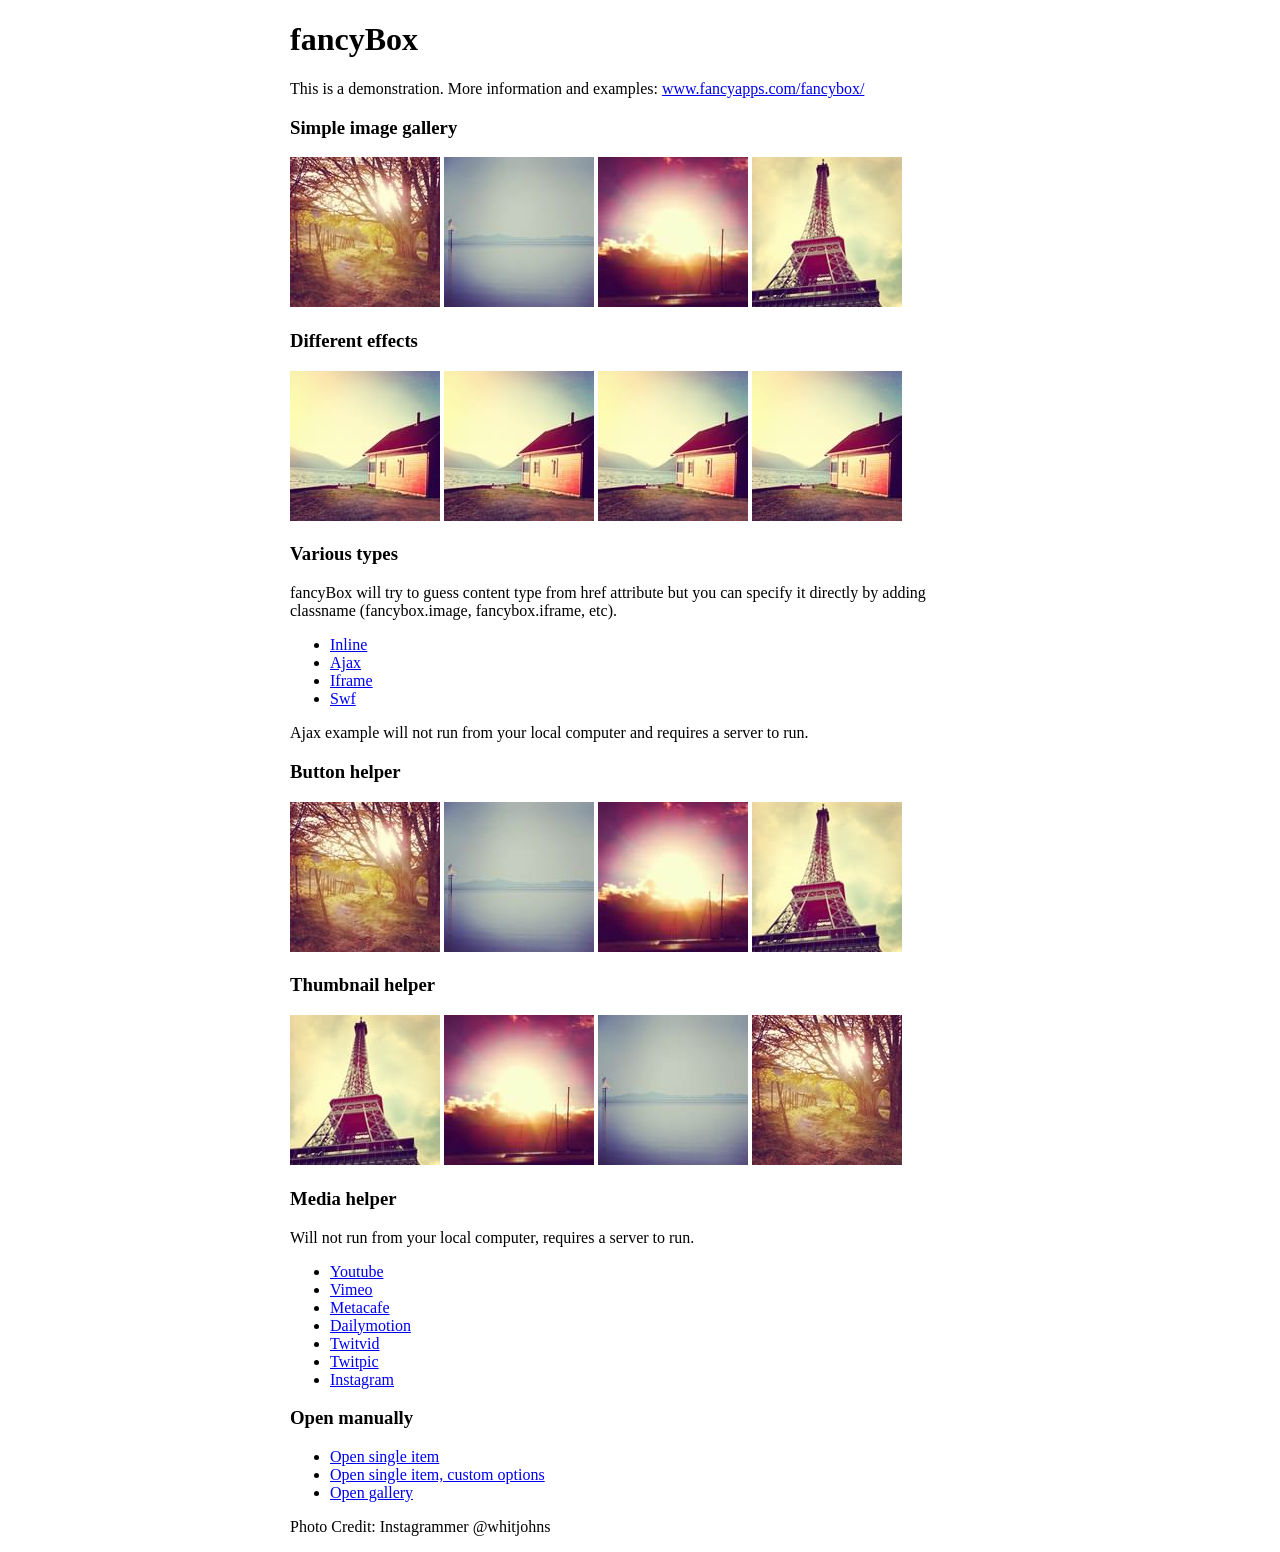
<file: fancybox/demo/index.html>
<!DOCTYPE html>
<html>
<head>
	<title>fancyBox - Fancy jQuery Lightbox Alternative | Demonstration</title>
	<meta http-equiv="Content-Type" content="text/html; charset=UTF-8" />

	<!-- Add jQuery library -->
	<script type="text/javascript" src="../lib/jquery-1.10.1.min.js"></script>

	<!-- Add mousewheel plugin (this is optional) -->
	<script type="text/javascript" src="../lib/jquery.mousewheel-3.0.6.pack.js"></script>

	<!-- Add fancyBox main JS and CSS files -->
	<script type="text/javascript" src="../source/jquery.fancybox.js?v=2.1.5"></script>
	<link rel="stylesheet" type="text/css" href="../source/jquery.fancybox.css?v=2.1.5" media="screen" />

	<!-- Add Button helper (this is optional) -->
	<link rel="stylesheet" type="text/css" href="../source/helpers/jquery.fancybox-buttons.css?v=1.0.5" />
	<script type="text/javascript" src="../source/helpers/jquery.fancybox-buttons.js?v=1.0.5"></script>

	<!-- Add Thumbnail helper (this is optional) -->
	<link rel="stylesheet" type="text/css" href="../source/helpers/jquery.fancybox-thumbs.css?v=1.0.7" />
	<script type="text/javascript" src="../source/helpers/jquery.fancybox-thumbs.js?v=1.0.7"></script>

	<!-- Add Media helper (this is optional) -->
	<script type="text/javascript" src="../source/helpers/jquery.fancybox-media.js?v=1.0.6"></script>

	<script type="text/javascript">
		$(document).ready(function() {
			/*
			 *  Simple image gallery. Uses default settings
			 */

			$('.fancybox').fancybox();

			/*
			 *  Different effects
			 */

			// Change title type, overlay closing speed
			$(".fancybox-effects-a").fancybox({
				helpers: {
					title : {
						type : 'outside'
					},
					overlay : {
						speedOut : 0
					}
				}
			});

			// Disable opening and closing animations, change title type
			$(".fancybox-effects-b").fancybox({
				openEffect  : 'none',
				closeEffect	: 'none',

				helpers : {
					title : {
						type : 'over'
					}
				}
			});

			// Set custom style, close if clicked, change title type and overlay color
			$(".fancybox-effects-c").fancybox({
				wrapCSS    : 'fancybox-custom',
				closeClick : true,

				openEffect : 'none',

				helpers : {
					title : {
						type : 'inside'
					},
					overlay : {
						css : {
							'background' : 'rgba(238,238,238,0.85)'
						}
					}
				}
			});

			// Remove padding, set opening and closing animations, close if clicked and disable overlay
			$(".fancybox-effects-d").fancybox({
				padding: 0,

				openEffect : 'elastic',
				openSpeed  : 150,

				closeEffect : 'elastic',
				closeSpeed  : 150,

				closeClick : true,

				helpers : {
					overlay : null
				}
			});

			/*
			 *  Button helper. Disable animations, hide close button, change title type and content
			 */

			$('.fancybox-buttons').fancybox({
				openEffect  : 'none',
				closeEffect : 'none',

				prevEffect : 'none',
				nextEffect : 'none',

				closeBtn  : false,

				helpers : {
					title : {
						type : 'inside'
					},
					buttons	: {}
				},

				afterLoad : function() {
					this.title = 'Image ' + (this.index + 1) + ' of ' + this.group.length + (this.title ? ' - ' + this.title : '');
				}
			});


			/*
			 *  Thumbnail helper. Disable animations, hide close button, arrows and slide to next gallery item if clicked
			 */

			$('.fancybox-thumbs').fancybox({
				prevEffect : 'none',
				nextEffect : 'none',

				closeBtn  : false,
				arrows    : false,
				nextClick : true,

				helpers : {
					thumbs : {
						width  : 50,
						height : 50
					}
				}
			});

			/*
			 *  Media helper. Group items, disable animations, hide arrows, enable media and button helpers.
			*/
			$('.fancybox-media')
				.attr('rel', 'media-gallery')
				.fancybox({
					openEffect : 'none',
					closeEffect : 'none',
					prevEffect : 'none',
					nextEffect : 'none',

					arrows : false,
					helpers : {
						media : {},
						buttons : {}
					}
				});

			/*
			 *  Open manually
			 */

			$("#fancybox-manual-a").click(function() {
				$.fancybox.open('1_b.jpg');
			});

			$("#fancybox-manual-b").click(function() {
				$.fancybox.open({
					href : 'iframe.html',
					type : 'iframe',
					padding : 5
				});
			});

			$("#fancybox-manual-c").click(function() {
				$.fancybox.open([
					{
						href : '1_b.jpg',
						title : 'My title'
					}, {
						href : '2_b.jpg',
						title : '2nd title'
					}, {
						href : '3_b.jpg'
					}
				], {
					helpers : {
						thumbs : {
							width: 75,
							height: 50
						}
					}
				});
			});


		});
	</script>
	<style type="text/css">
		.fancybox-custom .fancybox-skin {
			box-shadow: 0 0 50px #222;
		}

		body {
			max-width: 700px;
			margin: 0 auto;
		}
	</style>
</head>
<body>
	<h1>fancyBox</h1>

	<p>This is a demonstration. More information and examples: <a href="http://fancyapps.com/fancybox/">www.fancyapps.com/fancybox/</a></p>

	<h3>Simple image gallery</h3>
	<p>
		<a class="fancybox" href="1_b.jpg" data-fancybox-group="gallery" title="Lorem ipsum dolor sit amet"><img src="1_s.jpg" alt="" /></a>

		<a class="fancybox" href="2_b.jpg" data-fancybox-group="gallery" title="Etiam quis mi eu elit temp"><img src="2_s.jpg" alt="" /></a>

		<a class="fancybox" href="3_b.jpg" data-fancybox-group="gallery" title="Cras neque mi, semper leon"><img src="3_s.jpg" alt="" /></a>

		<a class="fancybox" href="4_b.jpg" data-fancybox-group="gallery" title="Sed vel sapien vel sem uno"><img src="4_s.jpg" alt="" /></a>
	</p>

	<h3>Different effects</h3>
	<p>
		<a class="fancybox-effects-a" href="5_b.jpg" title="Lorem ipsum dolor sit amet, consectetur adipiscing elit"><img src="5_s.jpg" alt="" /></a>

		<a class="fancybox-effects-b" href="5_b.jpg" title="Lorem ipsum dolor sit amet, consectetur adipiscing elit"><img src="5_s.jpg" alt="" /></a>

		<a class="fancybox-effects-c" href="5_b.jpg" title="Lorem ipsum dolor sit amet, consectetur adipiscing elit"><img src="5_s.jpg" alt="" /></a>

		<a class="fancybox-effects-d" href="5_b.jpg" title="Lorem ipsum dolor sit amet, consectetur adipiscing elit"><img src="5_s.jpg" alt="" /></a>
	</p>

	<h3>Various types</h3>
	<p>
		fancyBox will try to guess content type from href attribute but you can specify it directly by adding classname (fancybox.image, fancybox.iframe, etc).
	</p>
	<ul>
		<li><a class="fancybox" href="#inline1" title="Lorem ipsum dolor sit amet">Inline</a></li>
		<li><a class="fancybox fancybox.ajax" href="ajax.txt">Ajax</a></li>
		<li><a class="fancybox fancybox.iframe" href="iframe.html">Iframe</a></li>
		<li><a class="fancybox" href="http://www.adobe.com/jp/events/cs3_web_edition_tour/swfs/perform.swf">Swf</a></li>
	</ul>

	<div id="inline1" style="width:400px;display: none;">
		<h3>Etiam quis mi eu elit</h3>
		<p>
			Lorem ipsum dolor sit amet, consectetur adipiscing elit. Etiam quis mi eu elit tempor facilisis id et neque. Nulla sit amet sem sapien. Vestibulum imperdiet porta ante ac ornare. Nulla et lorem eu nibh adipiscing ultricies nec at lacus. Cras laoreet ultricies sem, at blandit mi eleifend aliquam. Nunc enim ipsum, vehicula non pretium varius, cursus ac tortor. Vivamus fringilla congue laoreet. Quisque ultrices sodales orci, quis rhoncus justo auctor in. Phasellus dui eros, bibendum eu feugiat ornare, faucibus eu mi. Nunc aliquet tempus sem, id aliquam diam varius ac. Maecenas nisl nunc, molestie vitae eleifend vel, iaculis sed magna. Aenean tempus lacus vitae orci posuere porttitor eget non felis. Donec lectus elit, aliquam nec eleifend sit amet, vestibulum sed nunc.
		</p>
	</div>

	<p>
		Ajax example will not run from your local computer and requires a server to run.
	</p>

	<h3>Button helper</h3>
	<p>
		<a class="fancybox-buttons" data-fancybox-group="button" href="1_b.jpg"><img src="1_s.jpg" alt="" /></a>

		<a class="fancybox-buttons" data-fancybox-group="button" href="2_b.jpg"><img src="2_s.jpg" alt="" /></a>

		<a class="fancybox-buttons" data-fancybox-group="button" href="3_b.jpg"><img src="3_s.jpg" alt="" /></a>

		<a class="fancybox-buttons" data-fancybox-group="button" href="4_b.jpg"><img src="4_s.jpg" alt="" /></a>
	</p>

	<h3>Thumbnail helper</h3>
	<p>
		<a class="fancybox-thumbs" data-fancybox-group="thumb" href="4_b.jpg"><img src="4_s.jpg" alt="" /></a>

		<a class="fancybox-thumbs" data-fancybox-group="thumb" href="3_b.jpg"><img src="3_s.jpg" alt="" /></a>

		<a class="fancybox-thumbs" data-fancybox-group="thumb" href="2_b.jpg"><img src="2_s.jpg" alt="" /></a>

		<a class="fancybox-thumbs" data-fancybox-group="thumb" href="1_b.jpg"><img src="1_s.jpg" alt="" /></a>
	</p>

	<h3>Media helper</h3>
	<p>
		Will not run from your local computer, requires a server to run.
	</p>

	<ul>
		<li><a class="fancybox-media" href="http://www.youtube.com/watch?v=opj24KnzrWo">Youtube</a></li>
		<li><a class="fancybox-media" href="http://vimeo.com/47480346">Vimeo</a></li>
		<li><a class="fancybox-media" href="http://www.metacafe.com/watch/7635964/">Metacafe</a></li>
		<li><a class="fancybox-media" href="http://www.dailymotion.com/video/xoeylt_electric-guest-this-head-i-hold_music">Dailymotion</a></li>
		<li><a class="fancybox-media" href="http://twitvid.com/QY7MD">Twitvid</a></li>
		<li><a class="fancybox-media" href="http://twitpic.com/7p93st">Twitpic</a></li>
		<li><a class="fancybox-media" href="http://instagr.am/p/IejkuUGxQn">Instagram</a></li>
	</ul>

	<h3>Open manually</h3>
	<ul>
		<li><a id="fancybox-manual-a" href="javascript:;">Open single item</a></li>
		<li><a id="fancybox-manual-b" href="javascript:;">Open single item, custom options</a></li>
		<li><a id="fancybox-manual-c" href="javascript:;">Open gallery</a></li>
	</ul>

	<p>
		Photo Credit: Instagrammer @whitjohns
	</p>
</body>
</html>
</file>
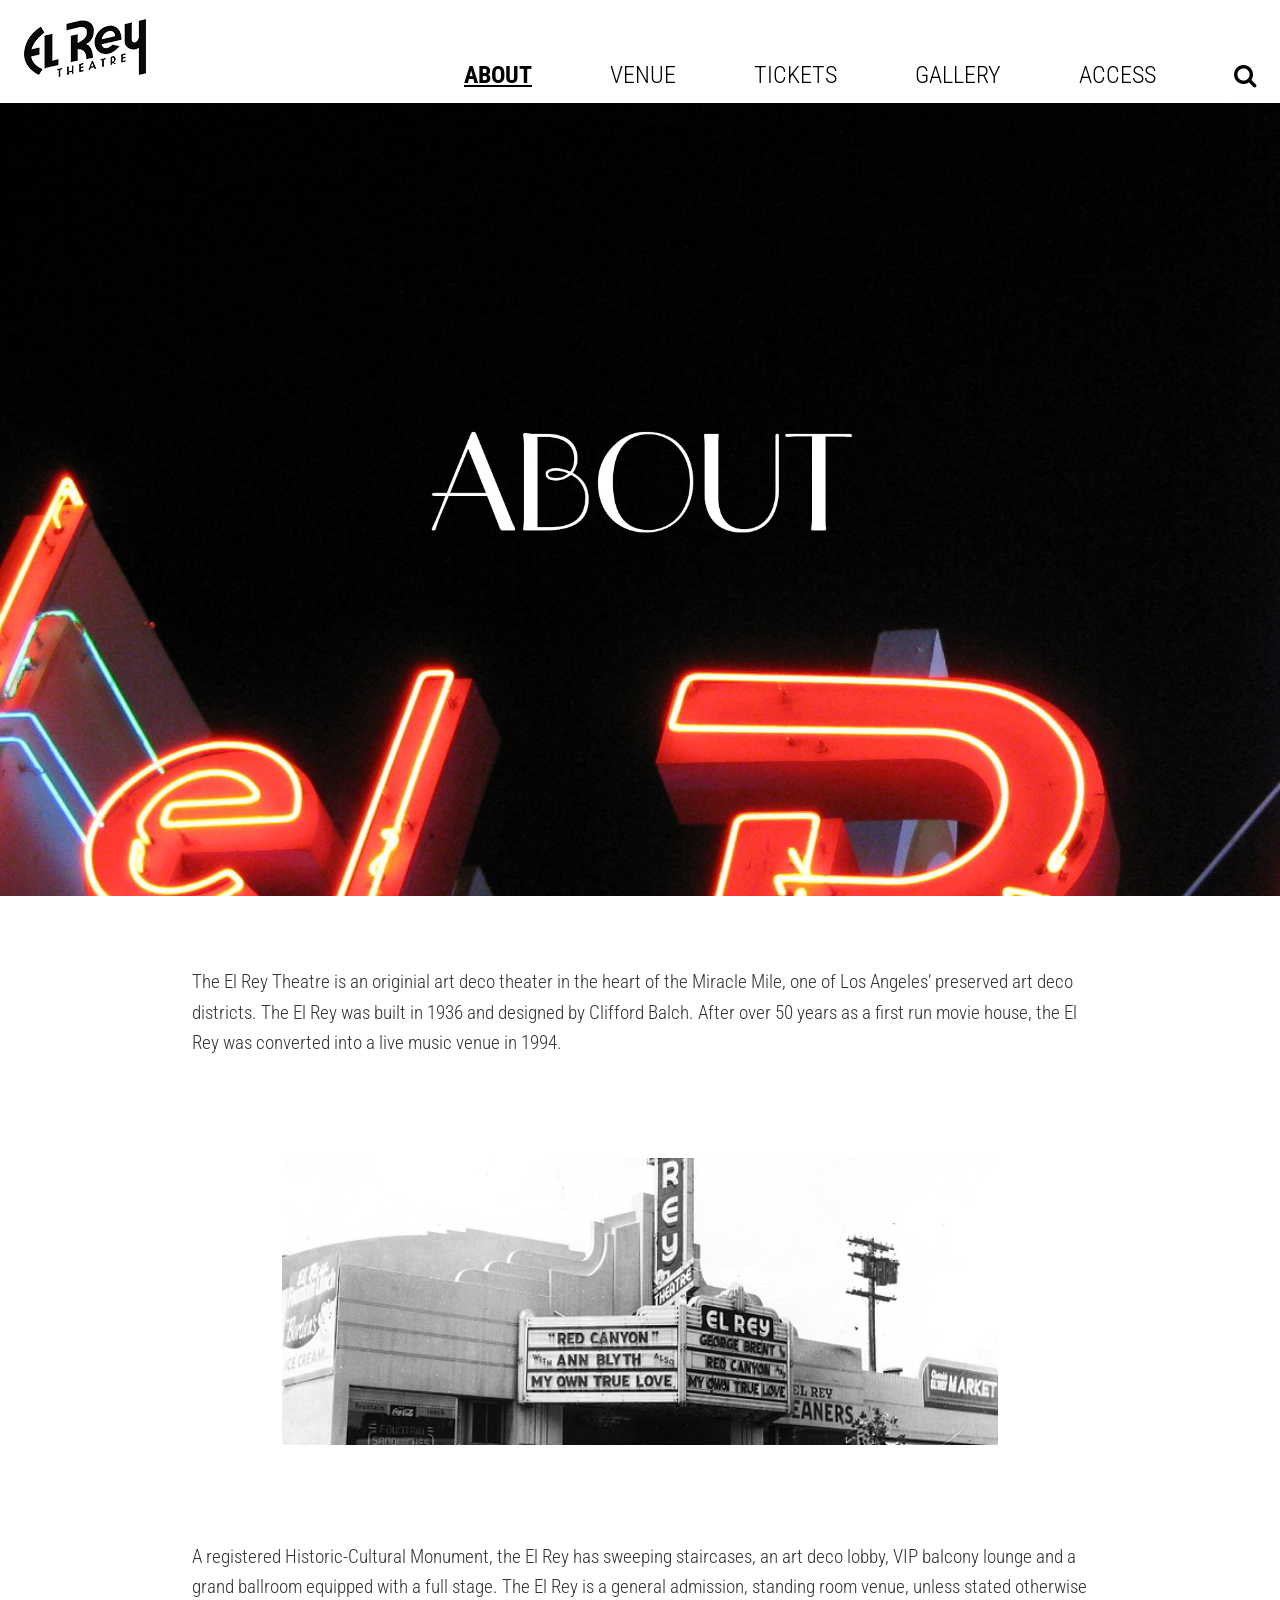
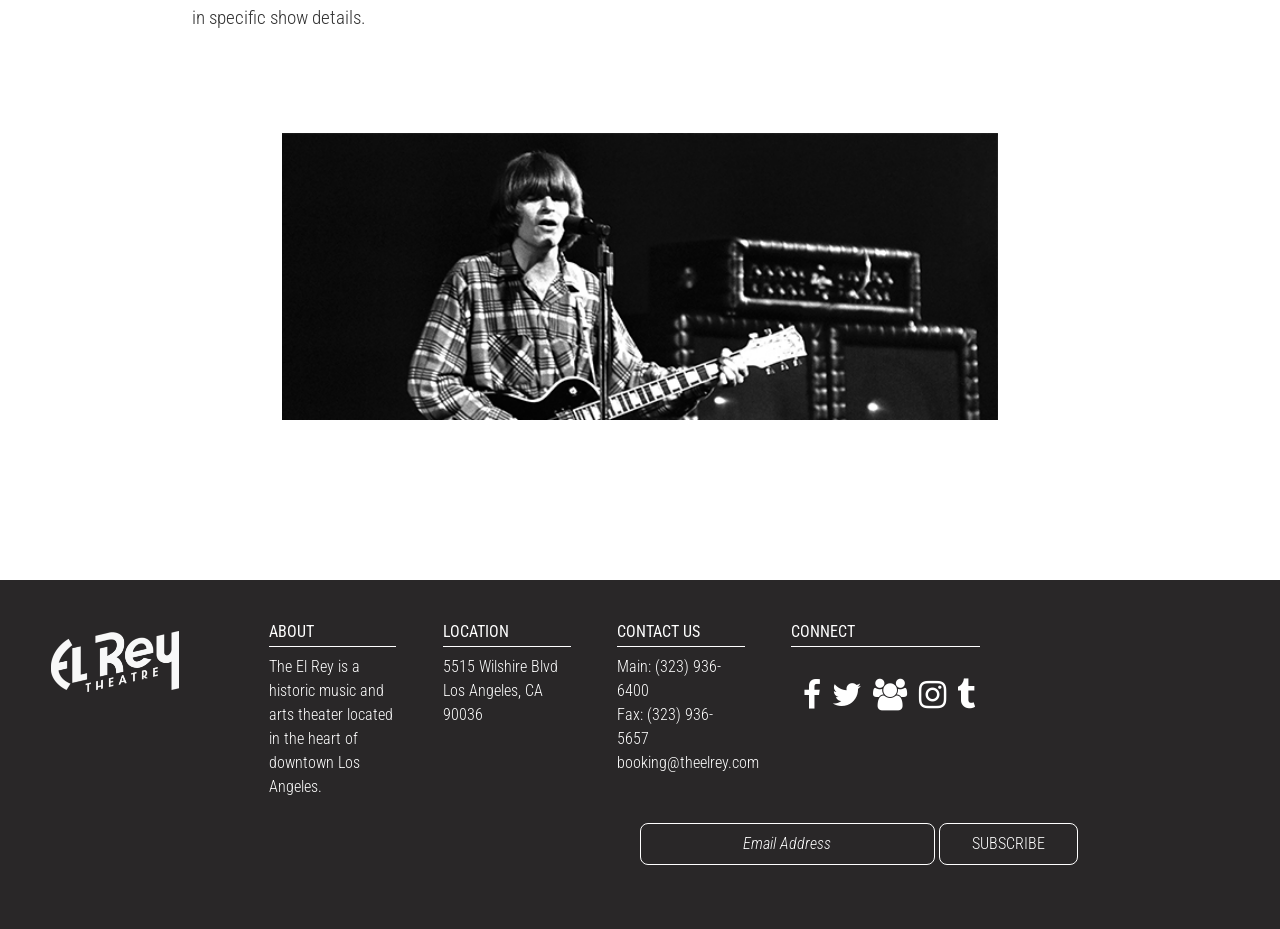
<file: about.html>
<!DOCTYPE html>
<html>
  <head>
    <meta charset="utf-8">
    <title>The El Rey - About</title>
    <!-- VIEWPORT FOR MOBILE -->
    <meta name="viewport" content="width=device-width, initial-scale=1">

    <!-- MAIN CSS -->
    <link rel="stylesheet" href="styles.css">
    <link href='https://fonts.googleapis.com/css?family=Roboto+Condensed:400,300,700' rel='stylesheet' type='text/css'>

    <link rel="stylesheet" href="http://cdnjs.cloudflare.com/ajax/libs/font-awesome/4.4.0/css/font-awesome.min.css">
  </head>

  <body>
    <section class="nav group">
        <a href="index.html"><img src="img/elreylogo1.jpg" alt="logo" /></a>
        <a href="#" class="nav-toggle"></a>
        <ul>
          <li><a class="active" href="about.html">about</a></li>
          <li><a href="venue.html">venue</a></li>
          <li><a href="tickets.html">tickets</a></li>
          <li><a href="gallery.html">gallery</a></li>
          <li><a href="access.html">access</a></li>
          <li><a href="#"><i class="fa fa-search"></i></a></li>
        </ul>
    </section>

    <section class="header">
        <img src="img/about.jpg" alt="the El Rey" />
    </section>

    <div class="about">
      <p>
        The El Rey Theatre is an originial art deco theater in the heart of the Miracle Mile, one of Los Angeles’ preserved art deco districts. The El Rey was built in 1936 and designed by Clifford Balch. After over 50 years as a first run movie house, the El Rey was converted into a live music venue in 1994.
      </p>

      <img src="img/historic.jpg" alt="" />

      <p>
        A registered Historic-Cultural Monument, the El Rey has sweeping staircases, an art deco lobby, VIP balcony lounge and a grand ballroom equipped with a full stage. The El Rey is a general admission, standing room venue, unless stated otherwise in specific show details.
      </p>

      <img src="img/john.jpg" alt="" />
    </div>


      <section class="footer group">
        <div class="group">

            <img src="img/elreylogo_inverse.png" alt="" />
            <ul>
              <li>
                <h6>about</h6>
                <p>
                  The El Rey is a historic music and arts theater located in the heart of downtown Los Angeles.
                </p>
              </li>

              <li class="location">
                <h6>location</h6>
                <p>
                5515 Wilshire Blvd<br>
                Los Angeles, CA 90036
                </p>
              </li>
              <li class="contact">
                <h6>contact us</h6>
                <p>
                Main: (323) 936-6400<br>
                Fax: (323) 936-5657<br>
                booking@theelrey.com
                </p>
              </li>

              <li class="social">
                <h6>connect</h6>
                <br>
                <a href="https://www.facebook.com/elrey"><i class="fa fa-facebook fa-2x"></i></a>
                <a href="https://twitter.com/elreytheatre"><i class="fa fa-twitter fa-2x"></i></a>
                <a href="https://myspace.com/theelrey"><i class="fa fa-users fa-2x" aria-hidden="true" ></i></a>
                <a href="https://www.instagram.com/elreytheatre/?hl=en"><i class="fa fa-instagram fa-2x"></i></a>
                <a href="http://elreytheatre.tumblr.com/"><i class="fa fa-tumblr fa-2x"></i></a>
              </li>

            </ul>

            </div>
      <div class="email">
        <span class="field"><a href="#">email address</a></span>
        <a href="#">subscribe</a>
      </div>
      </section>

    <script src="https://ajax.googleapis.com/ajax/libs/jquery/2.2.0/jquery.min.js"></script>
    <script src="js/scripts.js"></script>

  </body>
</html>
</file>
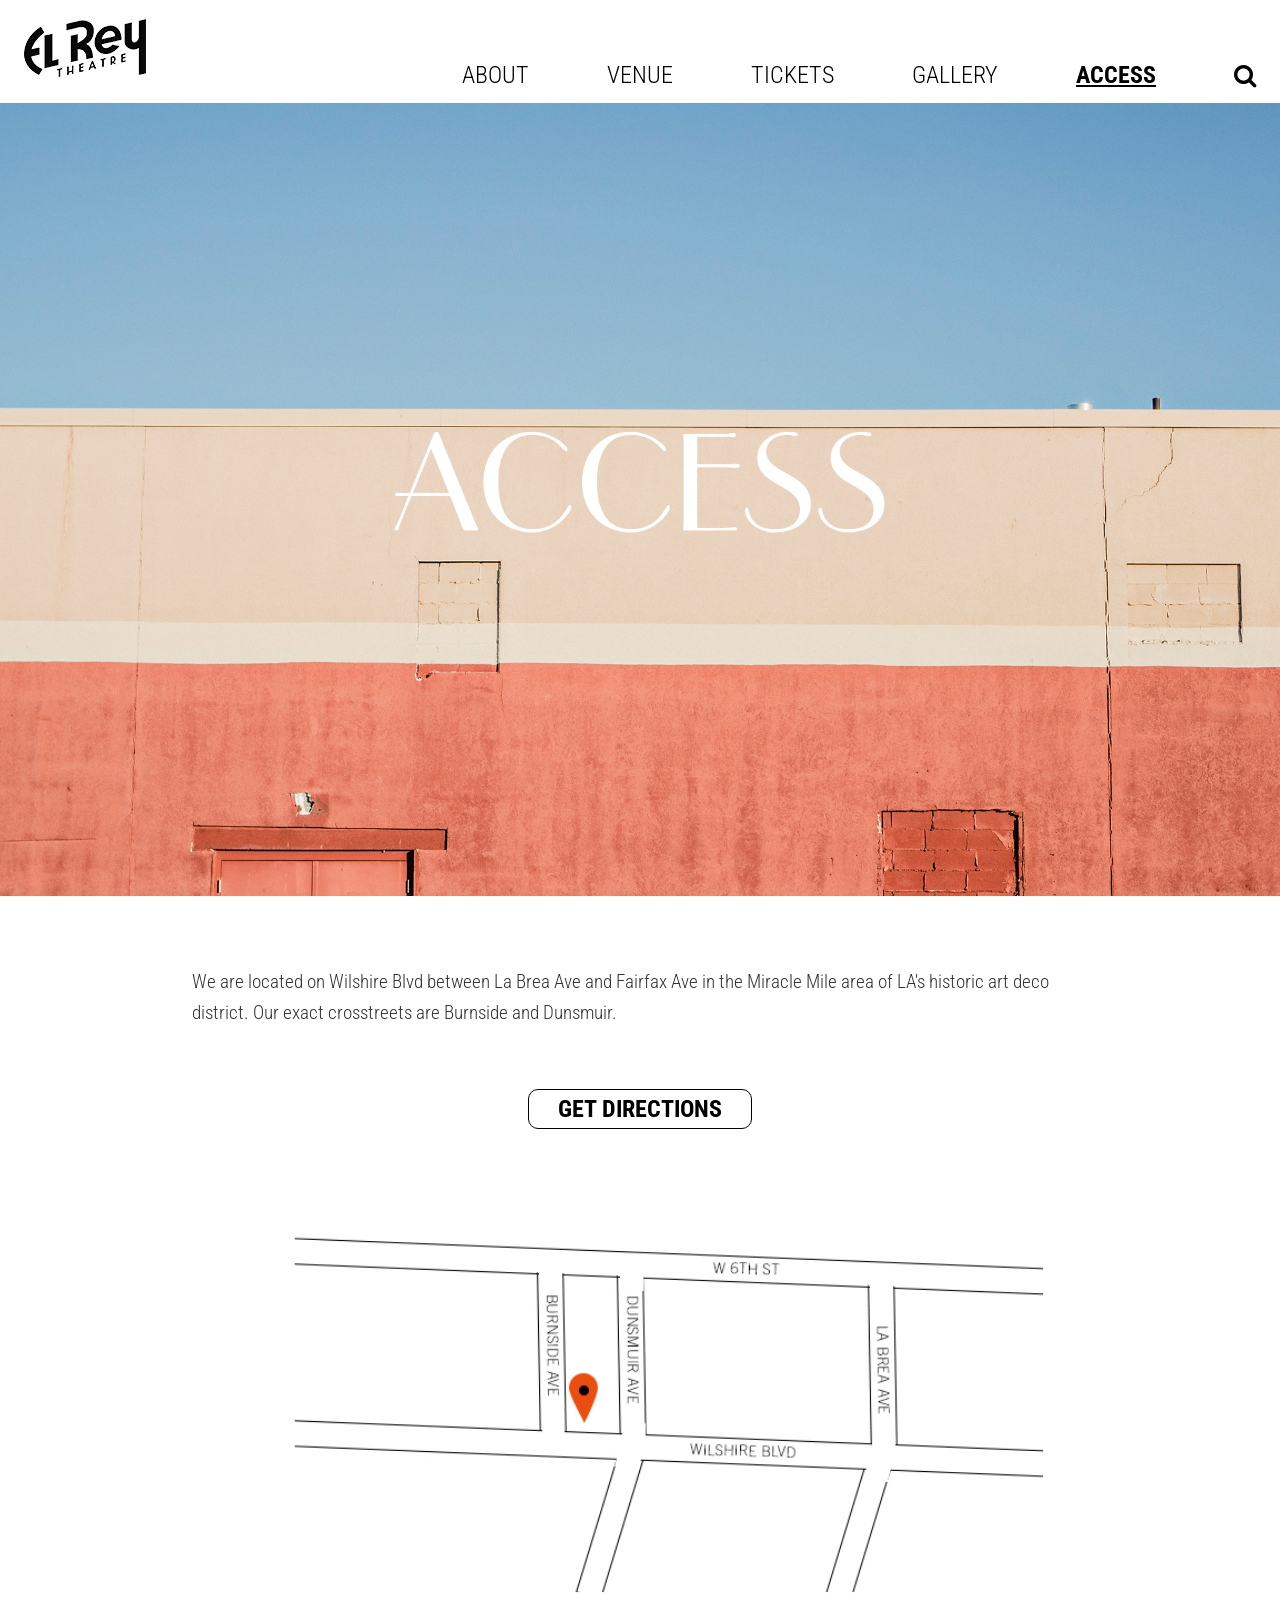
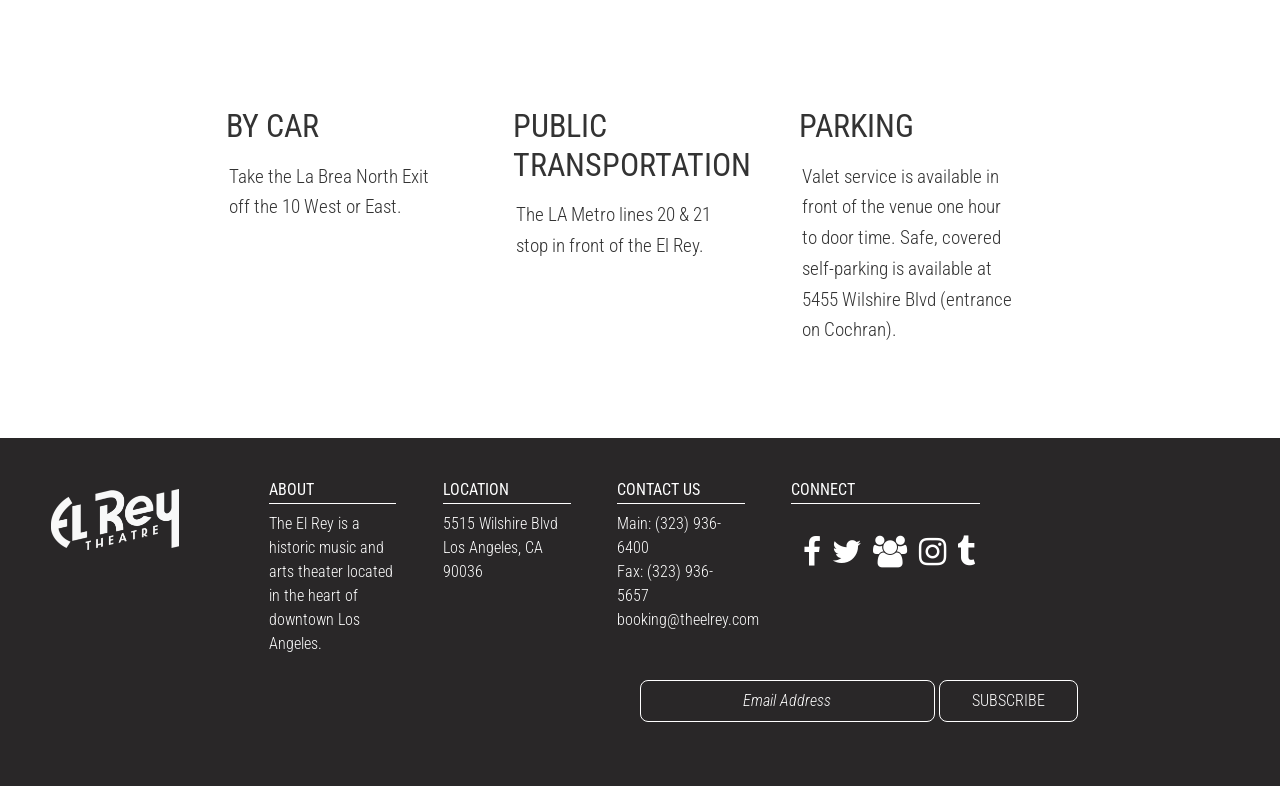
<file: access.html>
<!DOCTYPE html>
<html>
  <head>
    <meta charset="utf-8">
    <title>The El Rey - Access</title>
    <!-- VIEWPORT FOR MOBILE -->
    <meta name="viewport" content="width=device-width, initial-scale=1">

    <!-- MAIN CSS -->
    <link rel="stylesheet" href="styles.css">
    <link href='https://fonts.googleapis.com/css?family=Roboto+Condensed:400,300,700' rel='stylesheet' type='text/css'>

    <link rel="stylesheet" href="http://cdnjs.cloudflare.com/ajax/libs/font-awesome/4.4.0/css/font-awesome.min.css">
  </head>

  <body>
    <section class="nav group">
        <a href="index.html"><img src="img/elreylogo1.jpg" alt="logo" /></a>
        <a href="#" class="nav-toggle"></a>
        <ul>
          <li><a href="about.html">about</a></li>
          <li><a href="venue.html">venue</a></li>
          <li><a href="tickets.html">tickets</a></li>
          <li><a href="gallery.html">gallery</a></li>
          <li><a class="active" href="access.html">access</a></li>
          <li><a href="#"><i class="fa fa-search"></i></a></li>
        </ul>
    </section>

    <section class="header">
        <img src="img/access.jpg" alt="the El Rey" />
    </section>

<div class="access group">

    <p>
      We are located on Wilshire Blvd between La Brea Ave and Fairfax Ave in the Miracle Mile area of LA's historic art deco district. Our exact crosstreets are Burnside and Dunsmuir.
    </p><br>
    <a href="https://www.google.com/maps/place/El+Rey+Theatre/@34.0627035,-118.3510896,17z/data=!3m1!4b1!4m2!3m1!1s0x80c2b9202bc34ecf:0xbed26dce8e922383">Get Directions</a>
    <img src="img/map.jpg" alt="" />

    <div class="col-3">
        <h3>By car</h3>
        <p>
          Take the La Brea North Exit off the 10 West or East.
        </p>
    </div>
      <div class="col-3">
        <h3>public transportation</h3>
        <p>
          The LA Metro lines 20 &amp 21 stop in front of the El Rey.
        </p>
      </div>
      <div class="col-3">
        <h3>parking</h3>
        <p>
          Valet service is available in front of the venue one hour to door time. Safe, covered self-parking is available at 5455 Wilshire Blvd (entrance on Cochran).
        </p>
      </div>

</div>



      <section class="footer group">
        <div class="group">

            <img src="img/elreylogo_inverse.png" alt="" />
            <ul>
              <li>
                <h6>about</h6>
                <p>
                  The El Rey is a historic music and arts theater located in the heart of downtown Los Angeles.
                </p>
              </li>

              <li class="location">
                <h6>location</h6>
                <p>
                5515 Wilshire Blvd<br>
                Los Angeles, CA 90036
                </p>
              </li>
              <li class="contact">
                <h6>contact us</h6>
                <p>
                Main: (323) 936-6400<br>
                Fax: (323) 936-5657<br>
                booking@theelrey.com
                </p>
              </li>

              <li class="social">
                <h6>connect</h6>
                <br>
                <a href="https://www.facebook.com/elrey"><i class="fa fa-facebook fa-2x"></i></a>
                <a href="https://twitter.com/elreytheatre"><i class="fa fa-twitter fa-2x"></i></a>
                <a href="https://myspace.com/theelrey"><i class="fa fa-users fa-2x" aria-hidden="true" ></i></a>
                <a href="https://www.instagram.com/elreytheatre/?hl=en"><i class="fa fa-instagram fa-2x"></i></a>
                <a href="http://elreytheatre.tumblr.com/"><i class="fa fa-tumblr fa-2x"></i></a>
              </li>

            </ul>

            </div>
      <div class="email">
        <span class="field"><a href="#">email address</a></span>
        <a href="#">subscribe</a>
      </div>
      </section>

    <script src="https://ajax.googleapis.com/ajax/libs/jquery/2.2.0/jquery.min.js"></script>
    <script src="js/scripts.js"></script>

  </body>
</html>
</file>
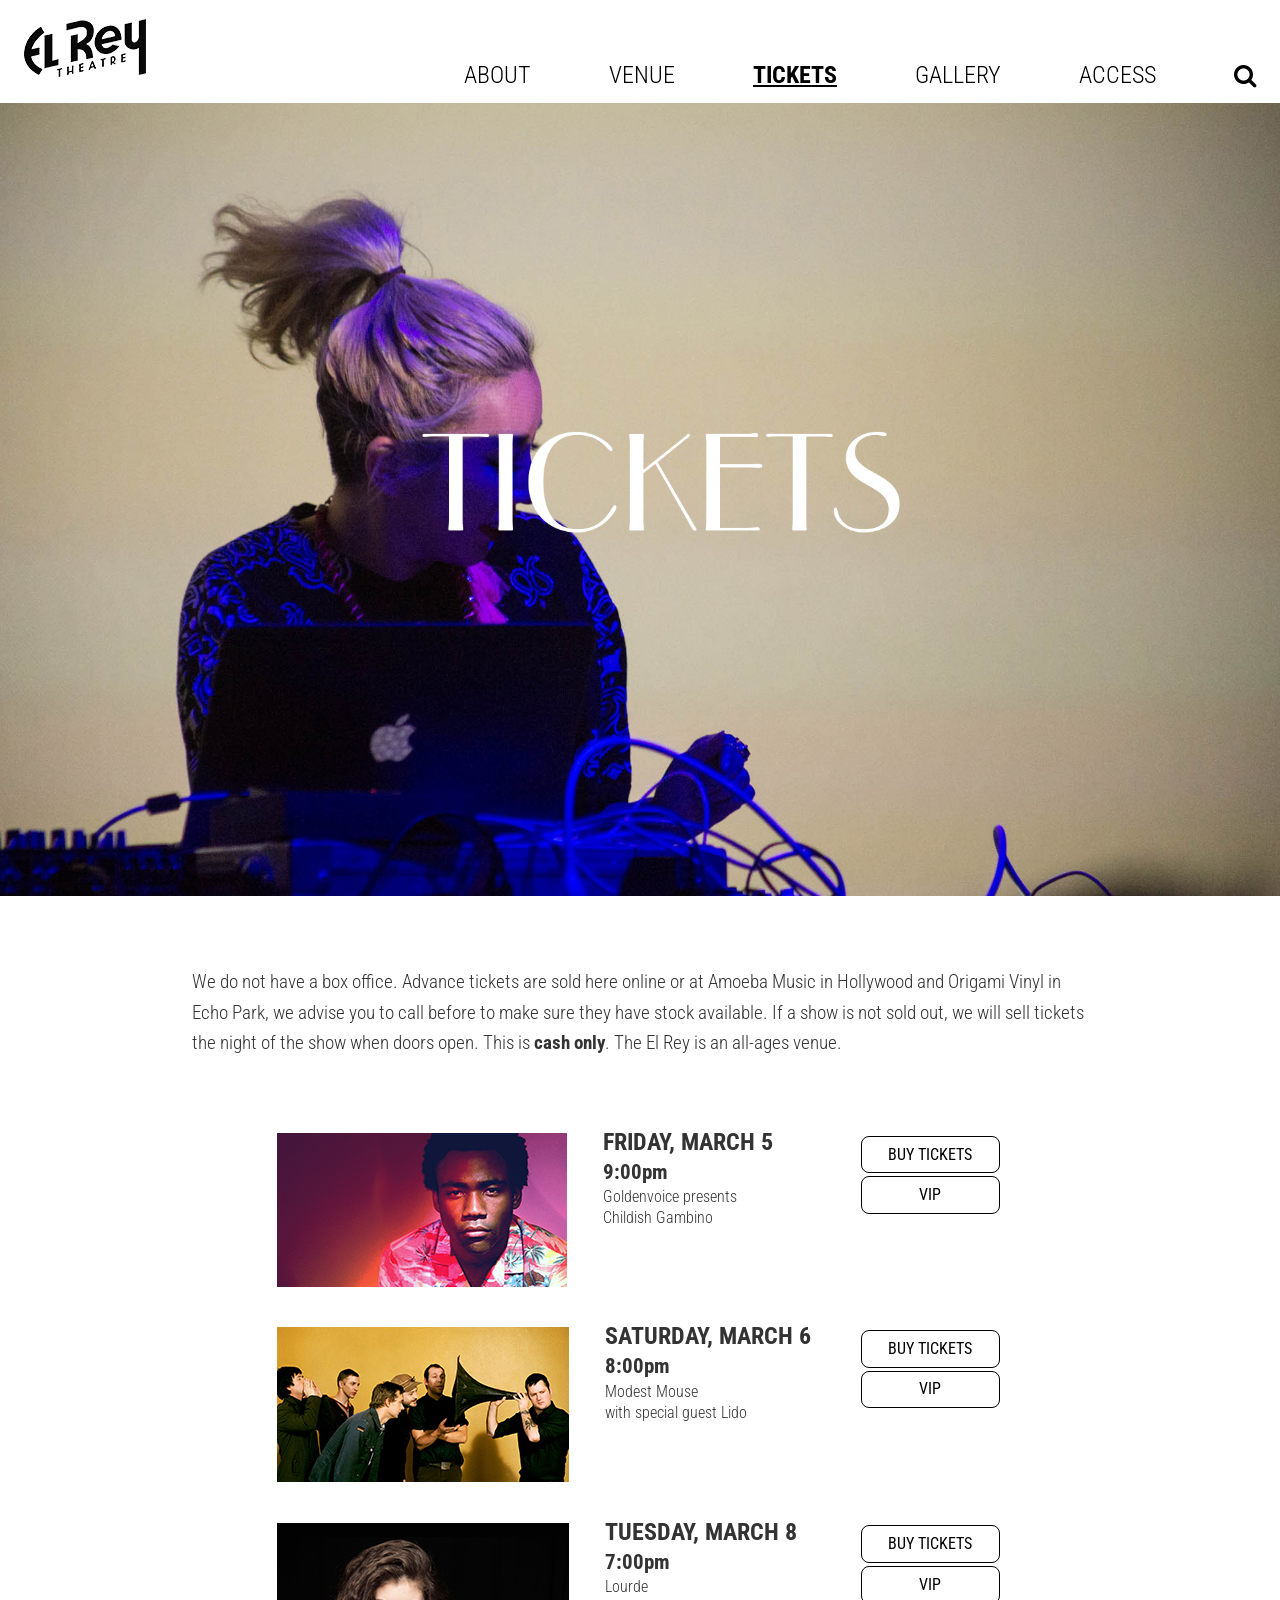
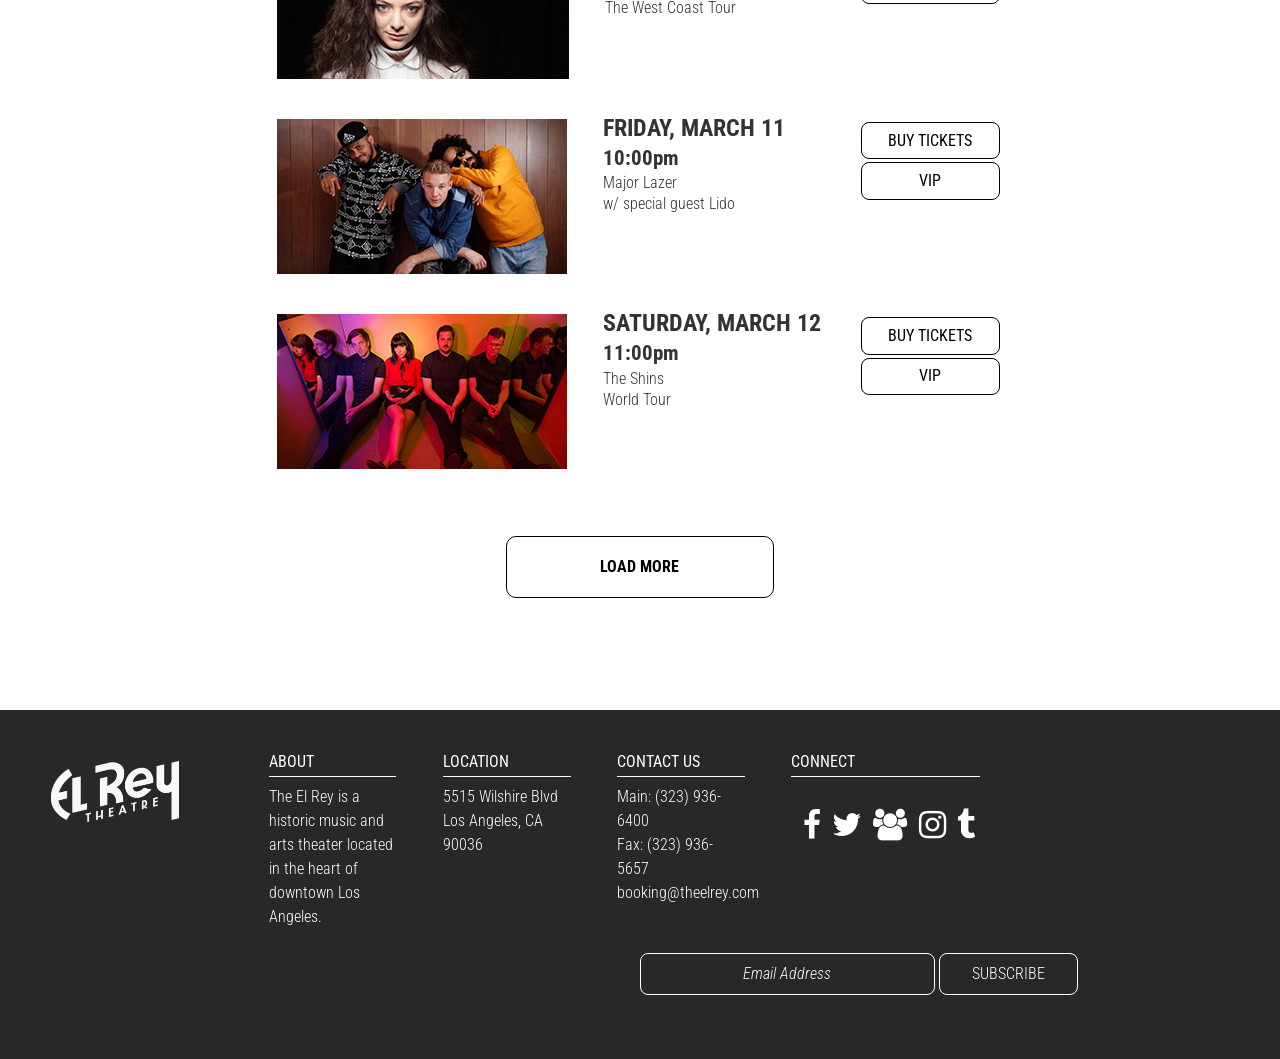
<file: tickets.html>
<!DOCTYPE html>
<html>
  <head>
    <meta charset="utf-8">
    <title>The El Rey - Tickets</title>
    <!-- VIEWPORT FOR MOBILE -->
    <meta name="viewport" content="width=device-width, initial-scale=1">

    <!-- MAIN CSS -->
    <link rel="stylesheet" href="styles.css">
    <link href='https://fonts.googleapis.com/css?family=Roboto+Condensed:400,300,700' rel='stylesheet' type='text/css'>

    <link rel="stylesheet" href="http://cdnjs.cloudflare.com/ajax/libs/font-awesome/4.4.0/css/font-awesome.min.css">
  </head>

  <body>
    <section class="nav group">
        <a href="index.html"><img src="img/elreylogo1.jpg" alt="logo" /></a>
        <a href="#" class="nav-toggle"></a>
        <ul>
          <li><a href="about.html">about</a></li>
          <li><a href="venue.html">venue</a></li>
          <li><a class="active" href="tickets.html">tickets</a></li>
          <li><a href="gallery.html">gallery</a></li>
          <li><a href="access.html">access</a></li>
          <li><a href="#"><i class="fa fa-search"></i></a></li>
        </ul>
    </section>

    <section class="header">
        <img src="img/tickets.jpg" alt="the El Rey" />
    </section>

<div class="tickets">
  <p>
    We do not have a box office. Advance tickets are sold here online or at Amoeba Music in Hollywood and Origami Vinyl in Echo Park, we advise you to call before to make sure they have stock available. If a show is not sold out, we will sell tickets the night of the show when doors open. This is <strong>cash only</strong>. The El Rey is an all-ages venue.
  </p><br>

  <ul>

    <li class="group">
      <img src="img/childishthumb.jpg" alt="" />
      <div class="info">
        <h3>Friday, March 5</h3>
        <h4>9:00pm</h4>
        <h5>Goldenvoice presents</h5>
        <h5>Childish Gambino</h5>
      </div>

      <div class="actions">
      <a href="http://www.ticketmaster.com/El-Rey-Theatre-tickets-Los-Angeles/venue/360460">Buy tickets</a>
      <a href="http://www.ticketmaster.com/El-Rey-Theatre-tickets-Los-Angeles/venue/360460">VIP</a>
    </div>
    </li>

    <li class="group">
      <img src="img/mousethumb.jpg" alt="" />
      <div class="info">
        <h3>Saturday, March 6</h3>
        <h4>8:00pm</h4>
        <h5>Modest Mouse</h5>
        <h5>with special guest Lido</h5>
      </div>

      <div class="actions">
        <a href="http://www.ticketmaster.com/El-Rey-Theatre-tickets-Los-Angeles/venue/360460">Buy tickets</a>
        <a href="http://www.ticketmaster.com/El-Rey-Theatre-tickets-Los-Angeles/venue/360460">VIP</a>
      </div>
    </li>

    <li class="group">
      <img src="img/lourdethumb.jpg" alt="" />
      <div class="info">
        <h3>Tuesday, March 8</h3>
        <h4>7:00pm</h4>
        <h5>Lourde</h5>
        <h5>The West Coast Tour</h5>
      </div>
      <div class="actions">
        <a href="http://www.ticketmaster.com/El-Rey-Theatre-tickets-Los-Angeles/venue/360460">Buy tickets</a>
        <a href="http://www.ticketmaster.com/El-Rey-Theatre-tickets-Los-Angeles/venue/360460">VIP</a>
      </div>
    </li>

    <li class="group">
      <img src="img/majorlazerthumb.jpg" alt="" />
      <div class="info">
        <h3>Friday, March 11</h3>
        <h4>10:00pm</h4>
        <h5>Major Lazer</h5>
        <h5>w/ special guest Lido</h5>
      </div>

      <div class="actions">
        <a href="http://www.ticketmaster.com/El-Rey-Theatre-tickets-Los-Angeles/venue/360460">Buy tickets</a>
        <a href="http://www.ticketmaster.com/El-Rey-Theatre-tickets-Los-Angeles/venue/360460">VIP</a>
      </div>
    </li>

    <li class="group">
      <img src="img/shinsthumb.jpg" alt="" />
      <div class="info">
        <h3>Saturday, March 12</h3>
        <h4>11:00pm</h4>
        <h5>The Shins</h5>
        <h5>World Tour</h5>
      </div>

      <div class="actions">
        <a href="http://www.ticketmaster.com/El-Rey-Theatre-tickets-Los-Angeles/venue/360460">Buy tickets</a>
        <a href="http://www.ticketmaster.com/El-Rey-Theatre-tickets-Los-Angeles/venue/360460">VIP</a>
      </div>
    </li>
  </ul>

  <a class="button" href="#">load more</a><br><br>

</div>

      <section class="footer group">
        <div class="group">

            <img src="img/elreylogo_inverse.png" alt="" />
            <ul>
              <li>
                <h6>about</h6>
                <p>
                  The El Rey is a historic music and arts theater located in the heart of downtown Los Angeles.
                </p>
              </li>

              <li class="location">
                <h6>location</h6>
                <p>
                5515 Wilshire Blvd<br>
                Los Angeles, CA 90036
                </p>
              </li>
              <li class="contact">
                <h6>contact us</h6>
                <p>
                Main: (323) 936-6400<br>
                Fax: (323) 936-5657<br>
                booking@theelrey.com
                </p>
              </li>

              <li class="social">
                <h6>connect</h6>
                <br>
                <a href="https://www.facebook.com/elrey"><i class="fa fa-facebook fa-2x"></i></a>
                <a href="https://twitter.com/elreytheatre"><i class="fa fa-twitter fa-2x"></i></a>
                <a href="https://myspace.com/theelrey"><i class="fa fa-users fa-2x" aria-hidden="true" ></i></a>
                <a href="https://www.instagram.com/elreytheatre/?hl=en"><i class="fa fa-instagram fa-2x"></i></a>
                <a href="http://elreytheatre.tumblr.com/"><i class="fa fa-tumblr fa-2x"></i></a>
              </li>

            </ul>

            </div>
      <div class="email">
        <span class="field"><a href="#">email address</a></span>
        <a href="#">subscribe</a>
      </div>
      </section>

    <script src="https://ajax.googleapis.com/ajax/libs/jquery/2.2.0/jquery.min.js"></script>
    <script src="js/scripts.js"></script>

  </body>
</html>
</file>
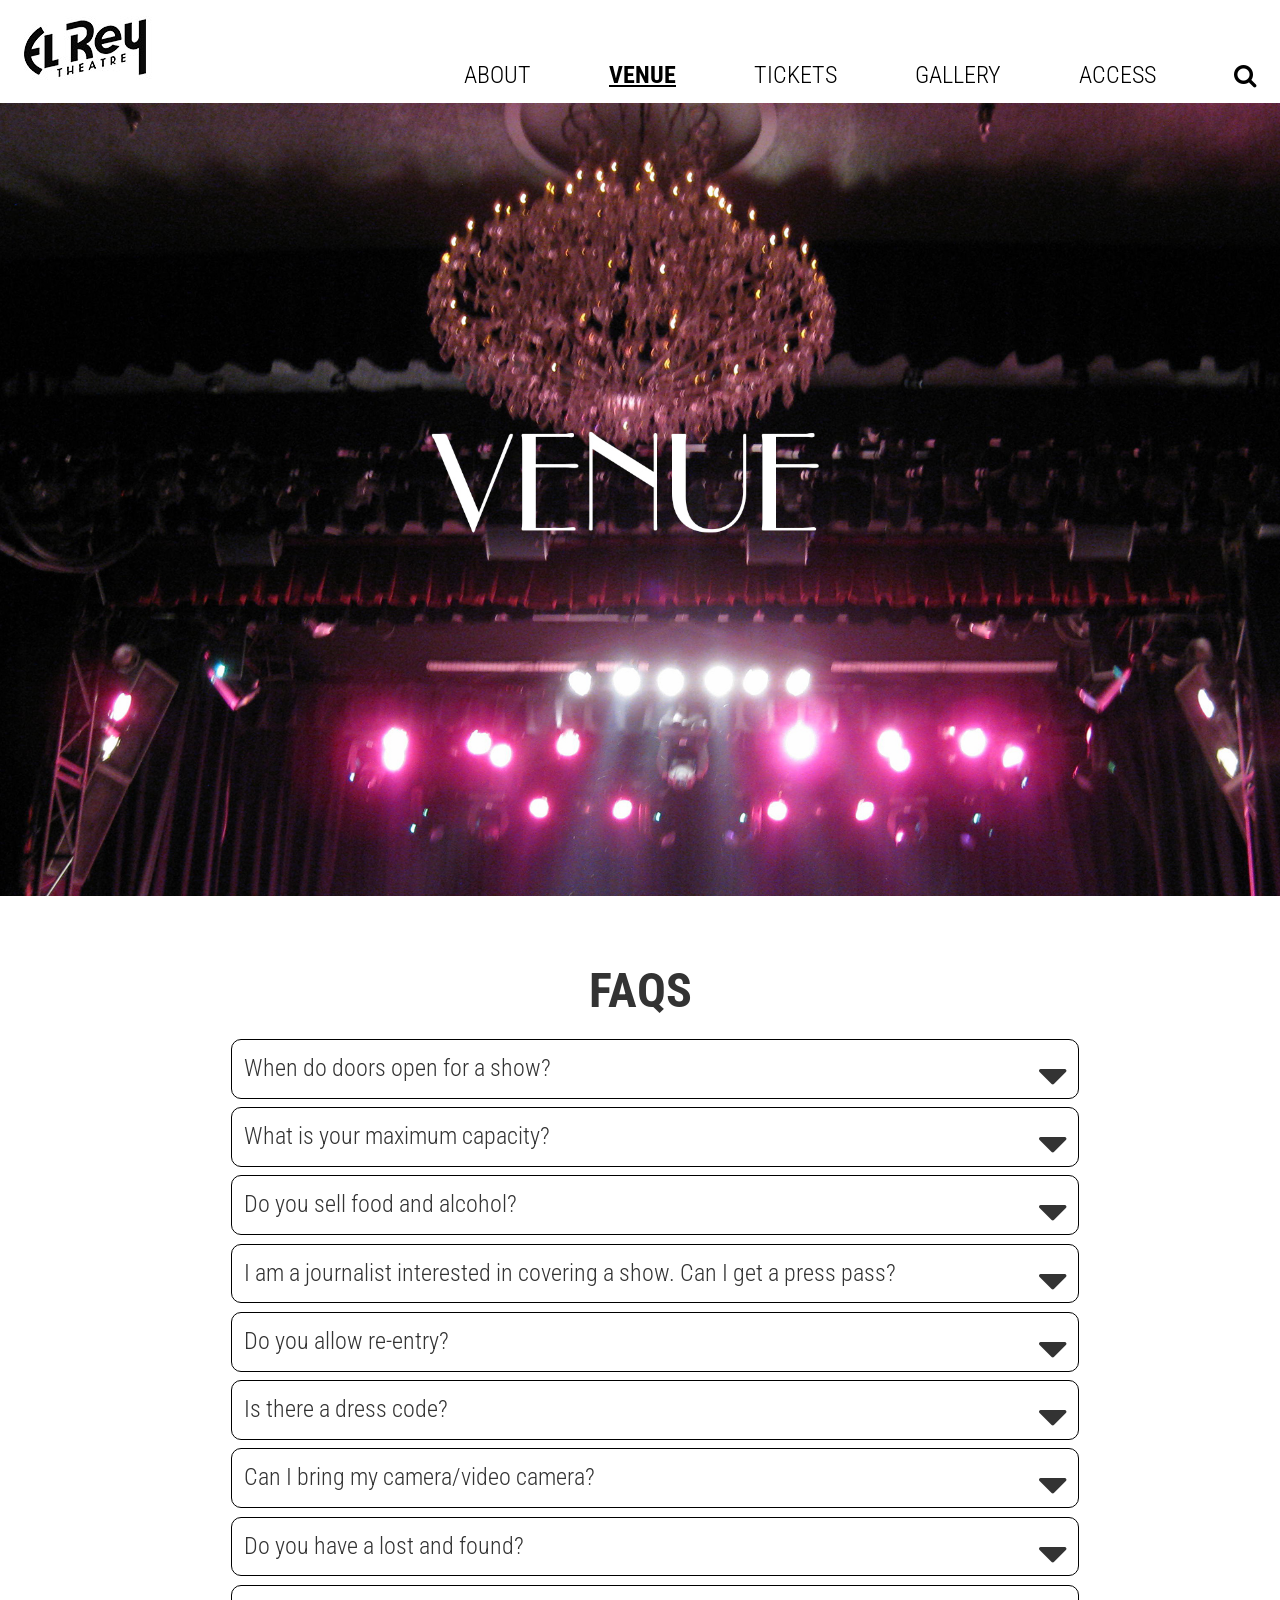
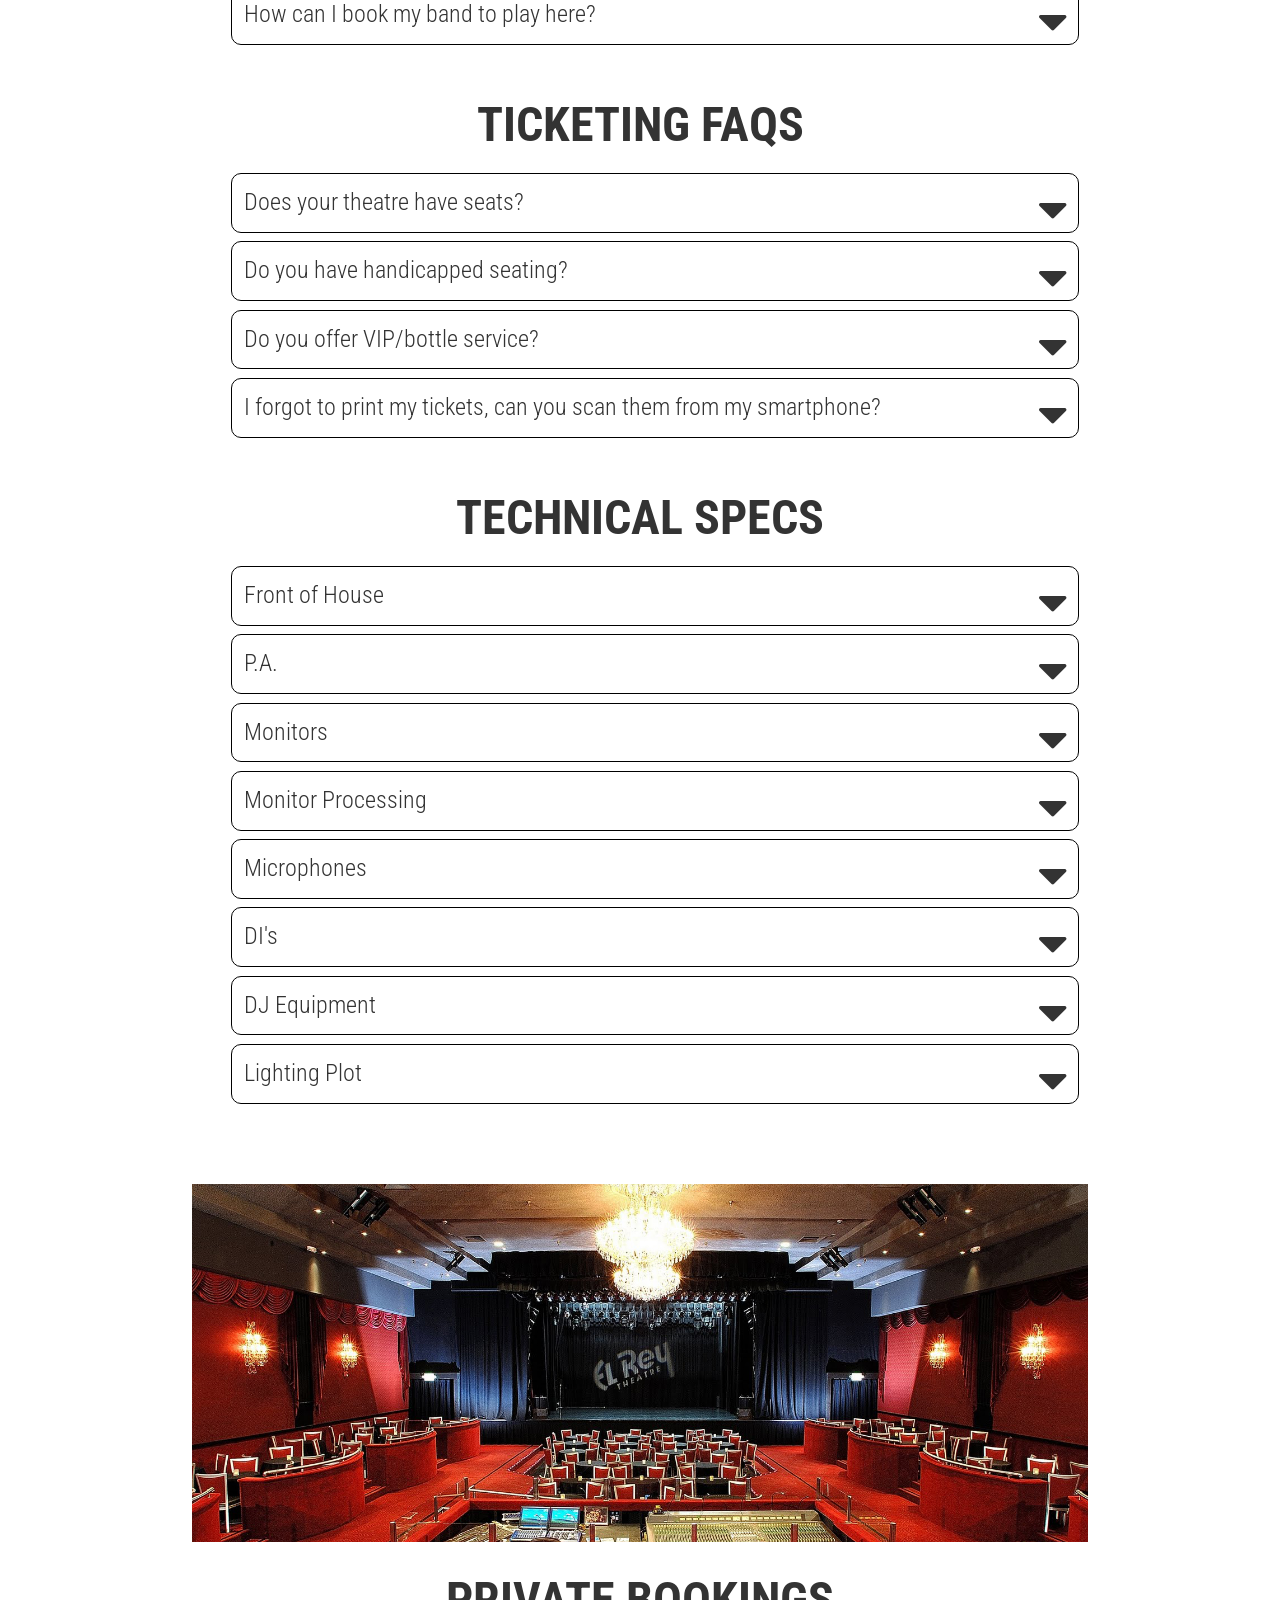
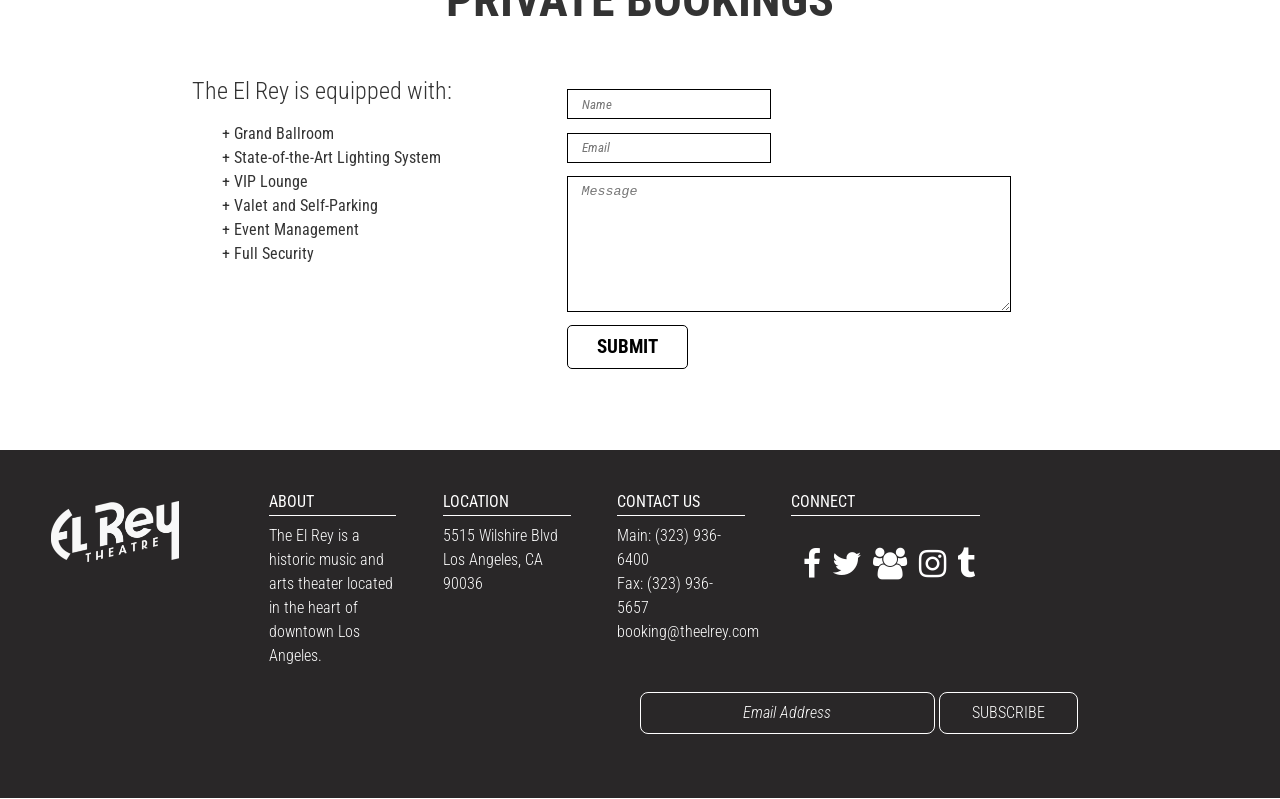
<file: venue.html>
<!DOCTYPE html>
<html>
  <head>
    <meta charset="utf-8">
    <title>The El Rey - Venue</title>
    <!-- VIEWPORT FOR MOBILE -->
    <meta name="viewport" content="width=device-width, initial-scale=1">

    <!-- MAIN CSS -->
    <link rel="stylesheet" href="styles.css">
    <link href='https://fonts.googleapis.com/css?family=Roboto+Condensed:400,300,700' rel='stylesheet' type='text/css'>

    <link rel="stylesheet" href="http://cdnjs.cloudflare.com/ajax/libs/font-awesome/4.4.0/css/font-awesome.min.css">
  </head>

  <body>
    <section class="nav group">
        <a href="index.html"><img src="img/elreylogo1.jpg" alt="logo" /></a>
        <a href="#" class="nav-toggle"></a>
        <ul>
          <li><a href="about.html">about</a></li>
          <li><a class="active" href="venue.html">venue</a></li>
          <li><a href="tickets.html">tickets</a></li>
          <li><a href="gallery.html">gallery</a></li>
          <li><a href="access.html">access</a></li>
          <li><a href="#"><i class="fa fa-search"></i></a></li>
        </ul>
    </section>

    <section class="header">
        <img src="img/venue.jpg" alt="the El Rey" />
    </section>

  <div class="faq">
    <h1>FAQS</h1>

    <span style="cursor:pointer">
    <ul>
      <li>
        <h5>When do doors open for a show?<i class="fa fa-caret-down fa-2x" aria-hidden="true"></i></h5>
        <p>
        The doors typically open one hour prior to show time. Please refer our Calendar page or www.axs.com for the most up-to-date information.
          </p>
      </li>
      <li>
        <h5>What is your maximum capacity?<i class="fa fa-caret-down fa-2x" aria-hidden="true"></i></h5>
        <p>
          The El Rey Theater has a maximum capacity of 771.
        </p>
      </li>
      <li>
        <h5>Do you sell food and alcohol?<i class="fa fa-caret-down fa-2x" aria-hidden="true"></i></h5>
        <p>
          Yes. You must be over 21 to drink alcohol. You will be asked for ID.
        </p>
      </li>
      <li>
        <h5>I am a journalist interested in covering a show. Can I get a press pass?<i class="fa fa-caret-down fa-2x" aria-hidden="true"></i></h5>
        <p>
          We do not approve press or photo passes. Please contact the artist directly. We do not have their contact information.
        </p>
      </li>
      <li>
        <h5>Do you allow re-entry?<i class="fa fa-caret-down fa-2x" aria-hidden="true"></i></h5>
        <p>
          No. Once your ticket has been scanned you will not be allowed to leave and re-enter the venue.
        </p>
      </li>
      <li>
        <h5>Is there a dress code?<i class="fa fa-caret-down fa-2x" aria-hidden="true"></i></h5>
        <p>
          Shirts and shoes required!
        </p>
      </li>
      <li>
        <h5>Can I bring my camera/video camera?<i class="fa fa-caret-down fa-2x" aria-hidden="true"></i></h5>
        <p>
          No professional recording devices are allowed. This includes professional cameras (any camera with a detachable lens).
        </p>
      </li>
      <li>
        <h5>Do you have a lost and found?<i class="fa fa-caret-down fa-2x" aria-hidden="true"></i></h5>
        <p>
          If you lost something at the El Rey, please contact us.
        </p>
      </li>
      <li>
        <h5>How can I book my band to play here?<i class="fa fa-caret-down fa-2x" aria-hidden="true"></i></h5>
      <p>
        Please send all concert booking inquiries to concerts@goldenvoice.com.
      </p>
    </li>
  </ul></span>
  <br><br>

    <h1>TICKETING FAQS</h1>
    <span style="cursor:pointer">
    <ul>
      <li><h5>Does your theatre have seats?<i class="fa fa-caret-down fa-2x" aria-hidden="true"></i></h5>
        <p>
          We are a general admission, standing room only venue.
        </p>
      </li>
      <li>
        <h5>Do you have handicapped seating?<i class="fa fa-caret-down fa-2x" aria-hidden="true"></i></h5>
        <p>
          We do accommodate ADA seating. Please contact us ahead of time for more information.
        </p>
      </li>
      <li><h5>Do you offer VIP/bottle service?<i class="fa fa-caret-down fa-2x" aria-hidden="true"></i></h5>
      <p>
        We do not offer bottle service. Depending on the show, we sometimes have the VIP balcony open. We sell tables in the VIP balcony for $150 before the show on our web store or the night of the show. The tables seat four people and include four drink vouchers.
      </p>
    </li>
      <li>
        <h5>I forgot to print my tickets, can you scan them from my smartphone?<i class="fa fa-caret-down fa-2x" aria-hidden="true"></i></h5>
        <p>
          Yes, but please have them up on your phone prior to entering the venue.
        </p>
      </li>
    </ul></span>
    <br><br>

    <h1>TECHNICAL SPECS</h1>
    <span style="cursor:pointer">
    <ul>
      <li><h5>Front of House<i class="fa fa-caret-down fa-2x" aria-hidden="true"></i></h5>
      <p>
        Yamaha PM5DRH
        Apogee Big Ben Master Clock
        Summit DCL 200 Dual Channel Analog Compressor
      </p>
    </li>
      <li><h5>P.A.<i class="fa fa-caret-down fa-2x" aria-hidden="true"></i></h5>
      <p>
        d+b audiotechnik,
        Q1 Line Array (x10),
        Q10 Front Fill (x1),
        B2 Subwoofers (x4),
        D12 Amplifiers (x6)
      </p></li>
      <li><h5>Monitors<i class="fa fa-caret-down fa-2x" aria-hidden="true"></i></h5>
      <p>
        Yamaha PM5DRH,
        8 Wedge Mixes available; Bi-Amped l’Acoustic Amplifiers,
        8 Wedges (Radian Micro Wedges, 12-inch),
        4 Wedges (Radian Micro Wedges, 15-inch),
        2 Side Fills (Rat Trap Series 5, plus Dual 15 SUB per side),
        1 Rat Drum Fill (2/15-inch Drivers, 2/10-inch Drivers, ½-inch Horn)
      </p></li>
      <li>
        <h5>Monitor Processing<i class="fa fa-caret-down fa-2x" aria-hidden="true"></i></h5>
        <p>
          BSS Mini Drives,
          Side fills are tri-amped w/ L’Acoustic Amplifiers,
          LA 15A and LA 48A
        </p>
      </li>
      <li>
        <h5>Microphones<i class="fa fa-caret-down fa-2x" aria-hidden="true"></i></h5>
        <p>
          AKG D-112 (1),
          Audix ADX-51 (1),
          Beyer Dynamic M-88 (1),
          Sennheiser E-609 (4),
          Sennheiser 421 (3),
          Sennheiser E-602 (1),
          Sennheiser E-604 (6),
          Shure Beta 58A (4),
          Shure Beta 57A (5),
          Shure Beta 52 (1),
          Shure Beta 56A (1),
          Shure Beta 91 (2),
          Shure SM 58 (10),
          Shure SM 57 (13),
          Shure SM 86 (1),
          Shure SM 81CC (4),
          Shure Wireless w/ SM 58 Capsule 24D (2),
          Shure KSM 32 (2)
        </p>
      </li>
      <li>
        <h5>DI's<i class="fa fa-caret-down fa-2x" aria-hidden="true"></i></h5>
        <p>
          4 Countryman,
          2 JDI Radial,
          1 Whirlwind Hotbox,
          5 Whirlwind IMP’s,
          2 Whirlwind EDB1,
          5 Whirlwind Director,
          2 Radial JPC Stereo,
          1 Whirlwind Direct 2 Stereo,
          1 Behringer Ultra DI Pro 8ch
        </p>
      </li>
      <li>
        <h5>DJ Equipment<i class="fa fa-caret-down fa-2x" aria-hidden="true"></i></h5>
        <p>
          Rane TTM56 2ch. Mixer (Serato Compatible, External Serato Box Not Supplied),
          2 Technics 1200 MKII Turntables,
          Numark CD Mix - 2CD Mixer
        </p>
      </li>
      <li>
        <h5>Lighting Plot<i class="fa fa-caret-down fa-2x" aria-hidden="true"></i></h5>
        <p>
          <img src="img/lightplan.jpg" alt="" />
        </p>
      </li>
    </ul></span>

    <img src="img/view.jpg" alt="" />

    <h1>PRIVATE BOOKINGS</h1><br>
    <p>
      The El Rey Theater is available for concert/show rentals, special events,
      location shoots, weddings, and bar or bat mitzvahs. Contact the El Rey's booking department at (323) 936-6400 or using the form below for more information and rates.
    </p>

    <div class="group">

      <div class="col-2">
        <h3>The El Rey is equipped with:</h3>
        <ul>
          <li>+ Grand Ballroom</li>
          <li>+ State-of-the-Art Lighting System</li>
          <li>+ VIP Lounge</li>
          <li>+ Valet and Self-Parking</li>
          <li>+ Event Management</li>
          <li>+ Full Security</li>
        </ul>
      </div>

      <div class="col-2">
          <form class="contactform">
            <input type="text" name="name" value="" placeholder="Name">
            <input type="text" name="email" value="" placeholder="Email">
            <textarea name="message" rows="8" cols="50" placeholder="Message"></textarea>
            <button type="button" name="button">Submit</button>
          </form>
      </div>

    </div>

  </div>




      <section class="footer group">
        <div class="group">

            <img src="img/elreylogo_inverse.png" alt="" />
            <ul>
              <li>
                <h6>about</h6>
                <p>
                  The El Rey is a historic music and arts theater located in the heart of downtown Los Angeles.
                </p>
              </li>

              <li class="location">
                <h6>location</h6>
                <p>
                5515 Wilshire Blvd<br>
                Los Angeles, CA 90036
                </p>
              </li>
              <li class="contact">
                <h6>contact us</h6>
                <p>
                Main: (323) 936-6400<br>
                Fax: (323) 936-5657<br>
                booking@theelrey.com
                </p>
              </li>

              <li class="social">
                <h6>connect</h6>
                <br>
                <a href="https://www.facebook.com/elrey"><i class="fa fa-facebook fa-2x"></i></a>
                <a href="https://twitter.com/elreytheatre"><i class="fa fa-twitter fa-2x"></i></a>
                <a href="https://myspace.com/theelrey"><i class="fa fa-users fa-2x" aria-hidden="true" ></i></a>
                <a href="https://www.instagram.com/elreytheatre/?hl=en"><i class="fa fa-instagram fa-2x"></i></a>
                <a href="http://elreytheatre.tumblr.com/"><i class="fa fa-tumblr fa-2x"></i></a>
              </li>

            </ul>

            </div>
      <div class="email">
        <span class="field"><a href="#">email address</a></span>
        <a href="#">subscribe</a>
      </div>
      </section>

    <script src="https://ajax.googleapis.com/ajax/libs/jquery/2.2.0/jquery.min.js"></script>
    <script src="js/scripts.js"></script>

  </body>
</html>
</file>
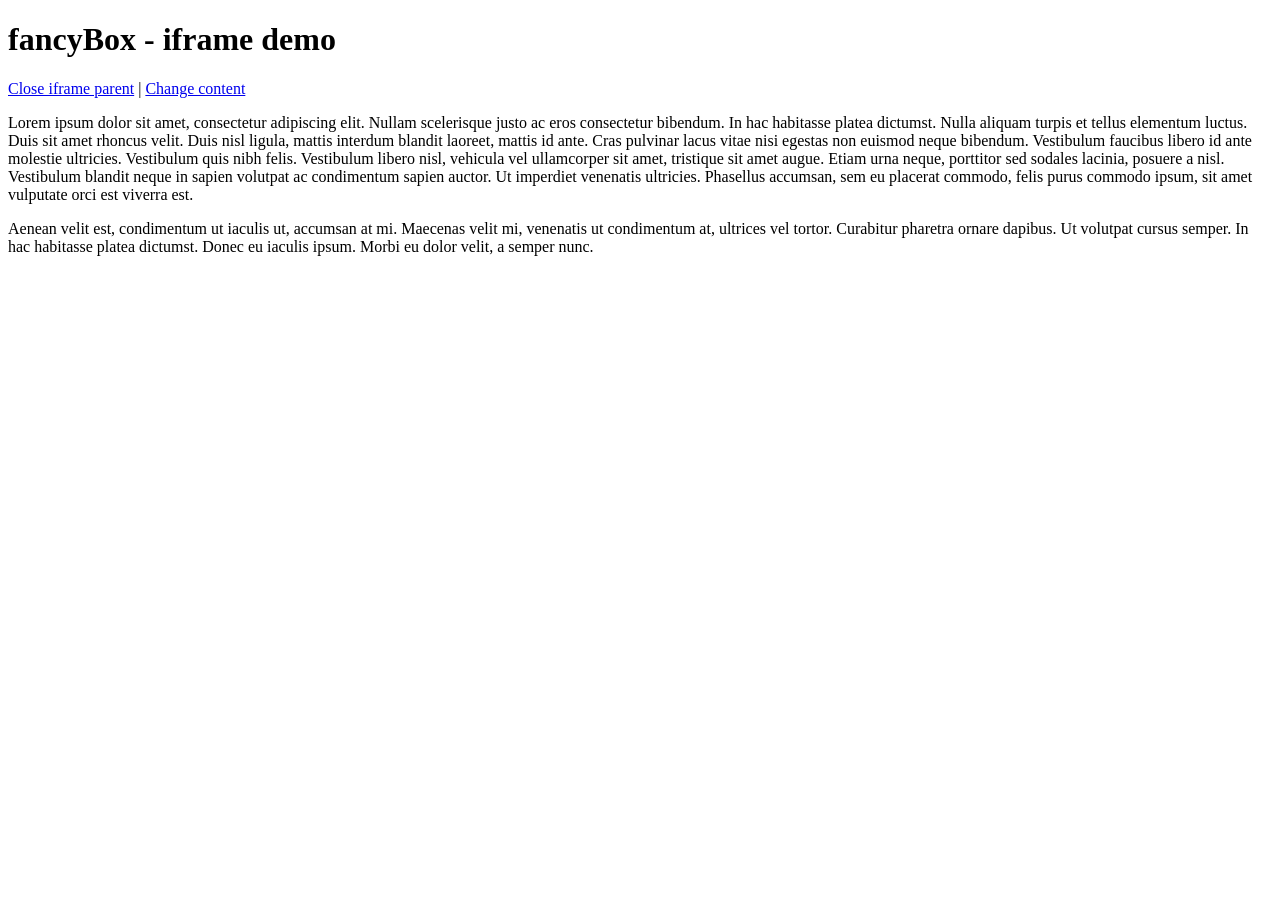
<file: fancybox/demo/iframe.html>
<!DOCTYPE html>
<html>
<head>
	<title>fancyBox - iframe demo</title>
	<meta http-equiv="Content-Type" content="text/html; charset=UTF-8" />
</head>
<body>
	<h1>fancyBox - iframe demo</h1>

	<p>
		<a href="javascript:parent.jQuery.fancybox.close();">Close iframe parent</a>

		|

		<a href="javascript:parent.jQuery.fancybox.open({href : '1_b.jpg', title : 'My title'});">Change content</a>
	</p>

	<p>
		Lorem ipsum dolor sit amet, consectetur adipiscing elit. Nullam scelerisque justo ac eros consectetur bibendum. In hac habitasse platea dictumst. Nulla aliquam turpis et tellus elementum luctus. Duis sit amet rhoncus velit. Duis nisl ligula, mattis interdum blandit laoreet, mattis id ante. Cras pulvinar lacus vitae nisi egestas non euismod neque bibendum. Vestibulum faucibus libero id ante molestie ultricies. Vestibulum quis nibh felis. Vestibulum libero nisl, vehicula vel ullamcorper sit amet, tristique sit amet augue. Etiam urna neque, porttitor sed sodales lacinia, posuere a nisl. Vestibulum blandit neque in sapien volutpat ac condimentum sapien auctor. Ut imperdiet venenatis ultricies. Phasellus accumsan, sem eu placerat commodo, felis purus commodo ipsum, sit amet vulputate orci est viverra est.
	</p>

	<p>
		Aenean velit est, condimentum ut iaculis ut, accumsan at mi. Maecenas velit mi, venenatis ut condimentum at, ultrices vel tortor. Curabitur pharetra ornare dapibus. Ut volutpat cursus semper. In hac habitasse platea dictumst. Donec eu iaculis ipsum. Morbi eu dolor velit, a semper nunc.
	</p>
</body>
</html>
</file>
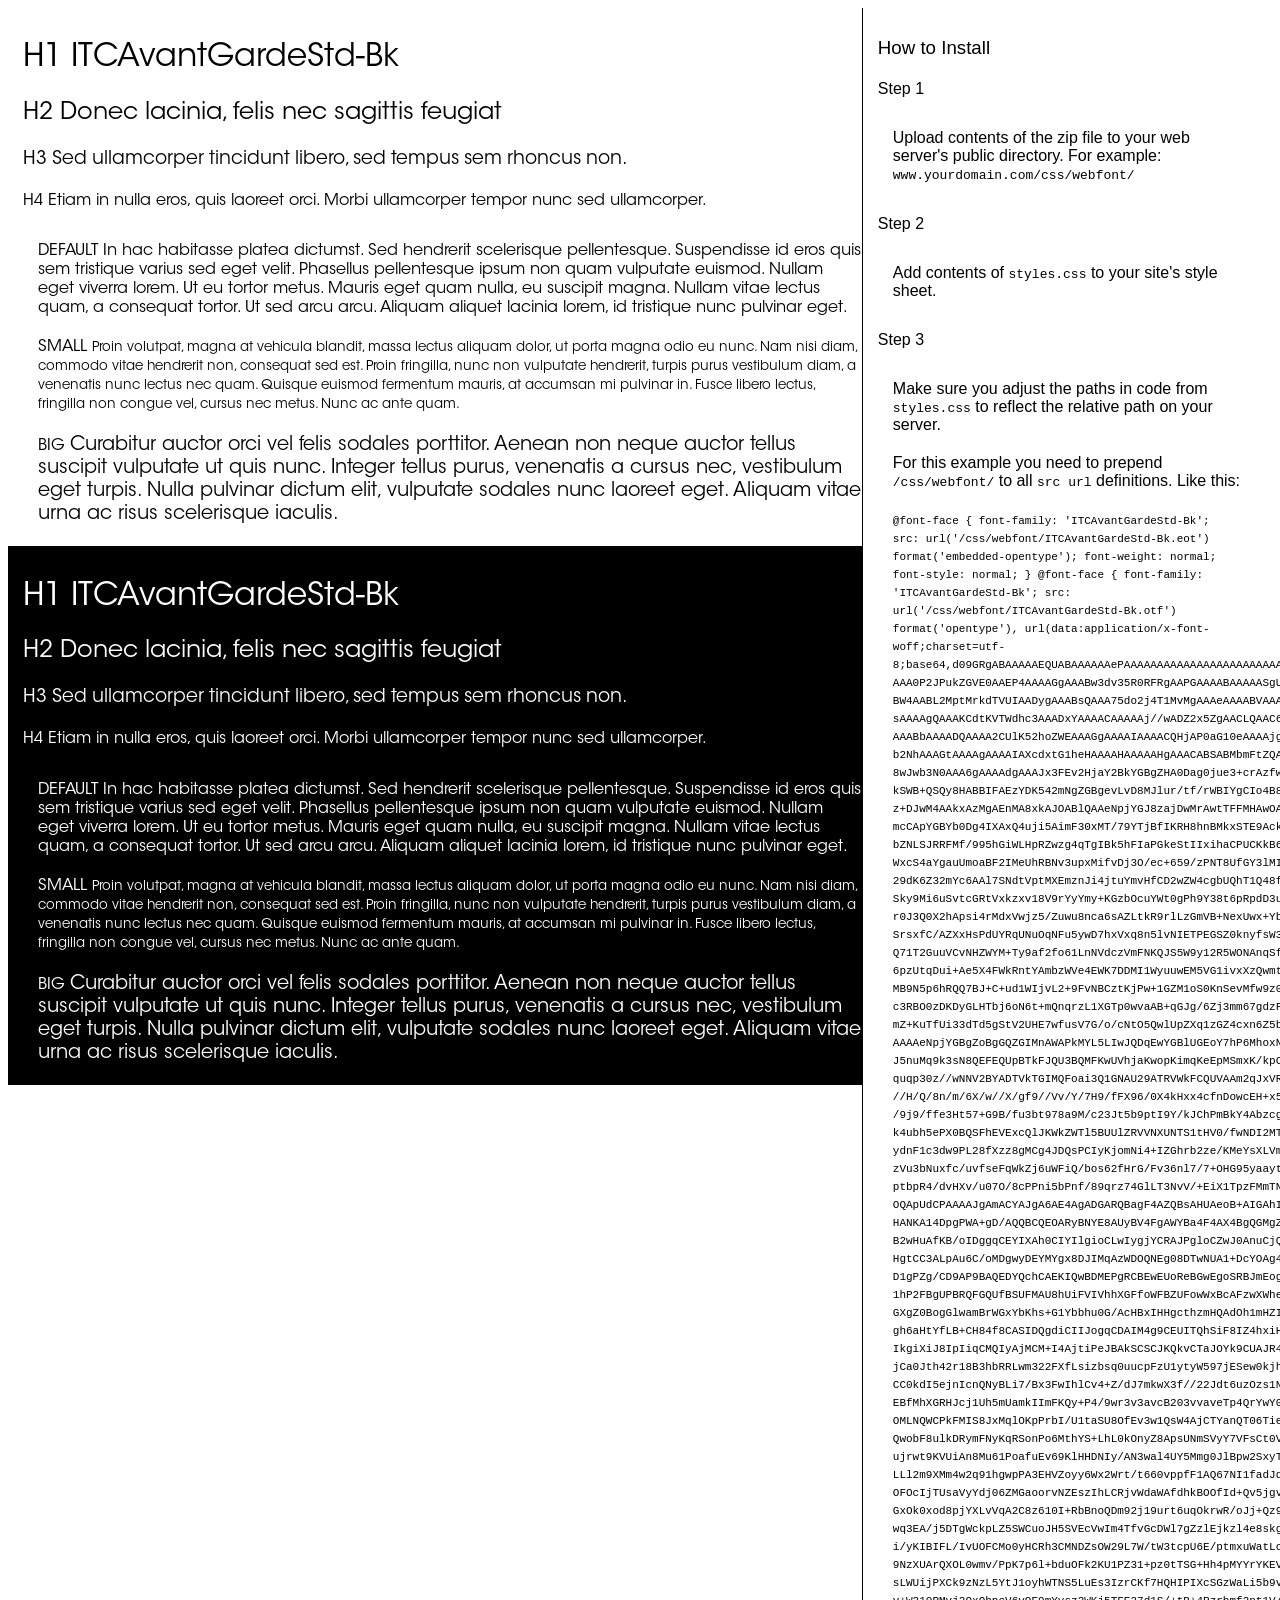
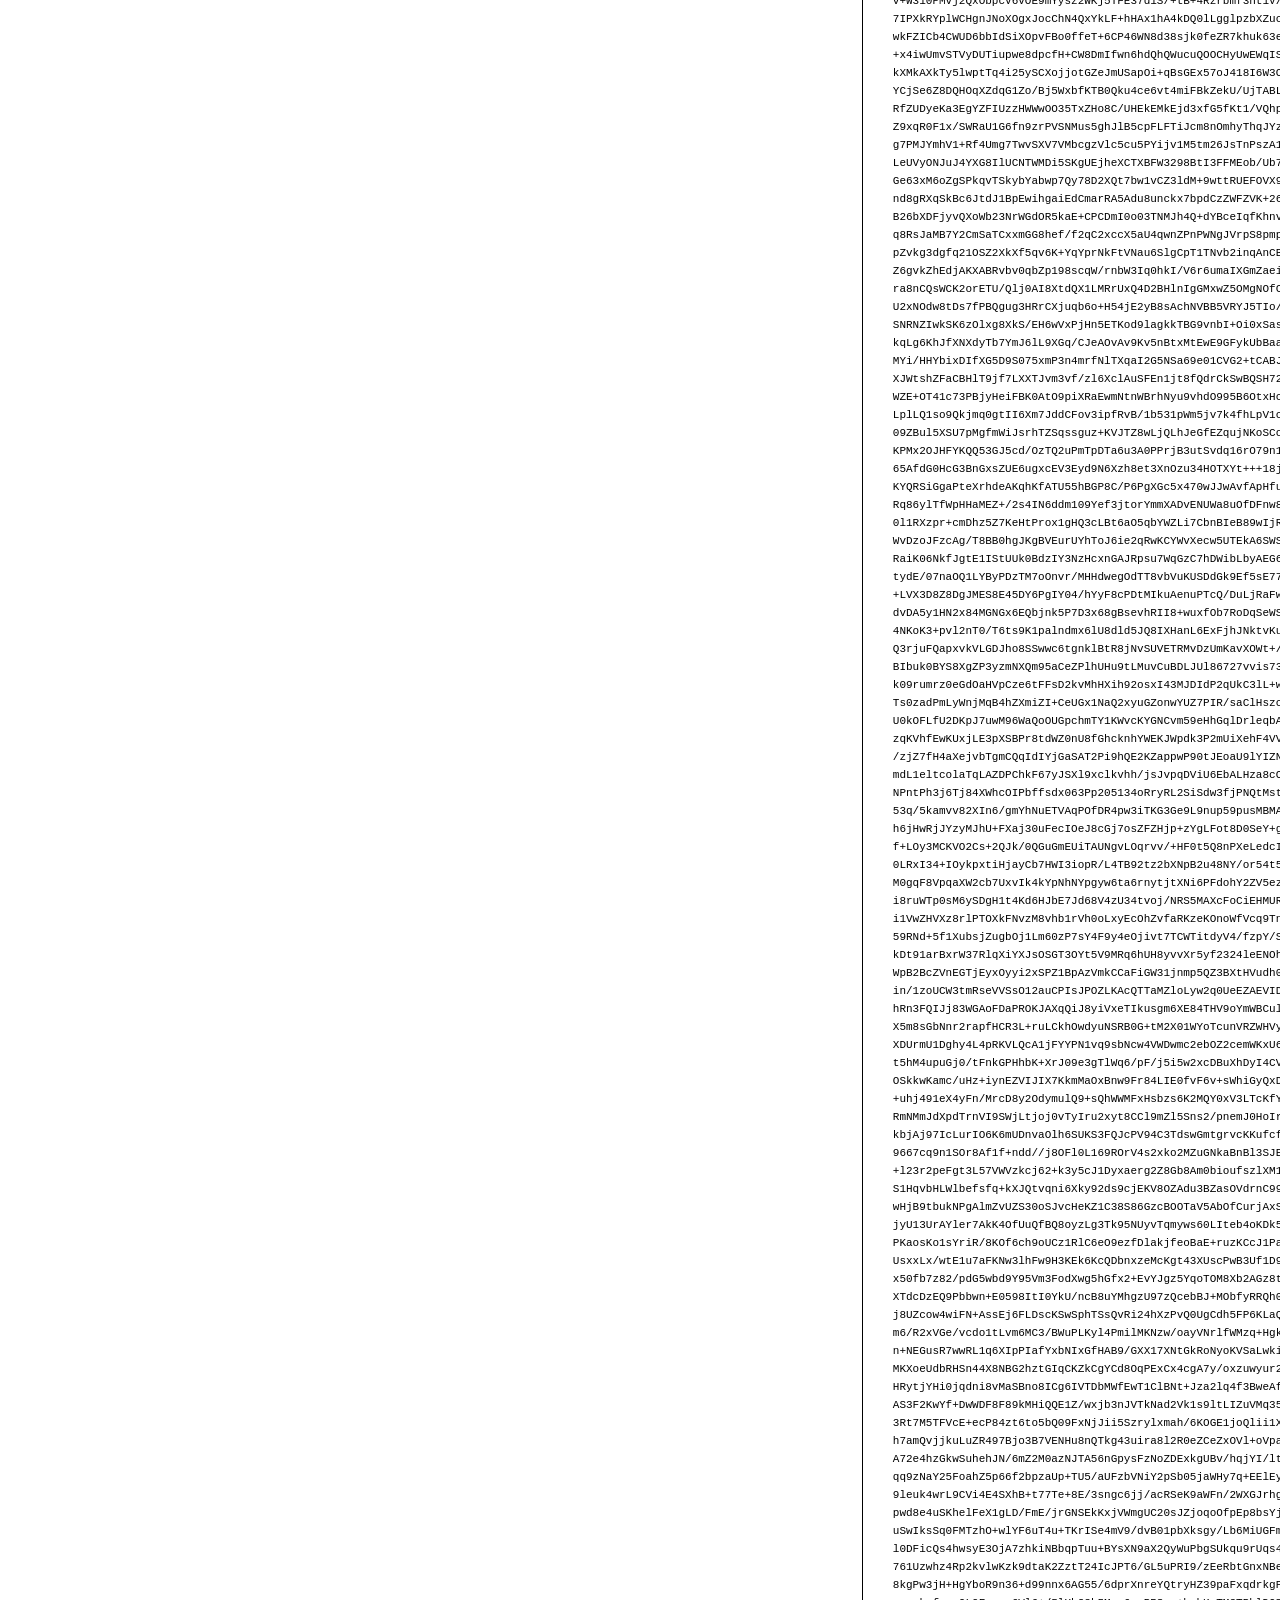
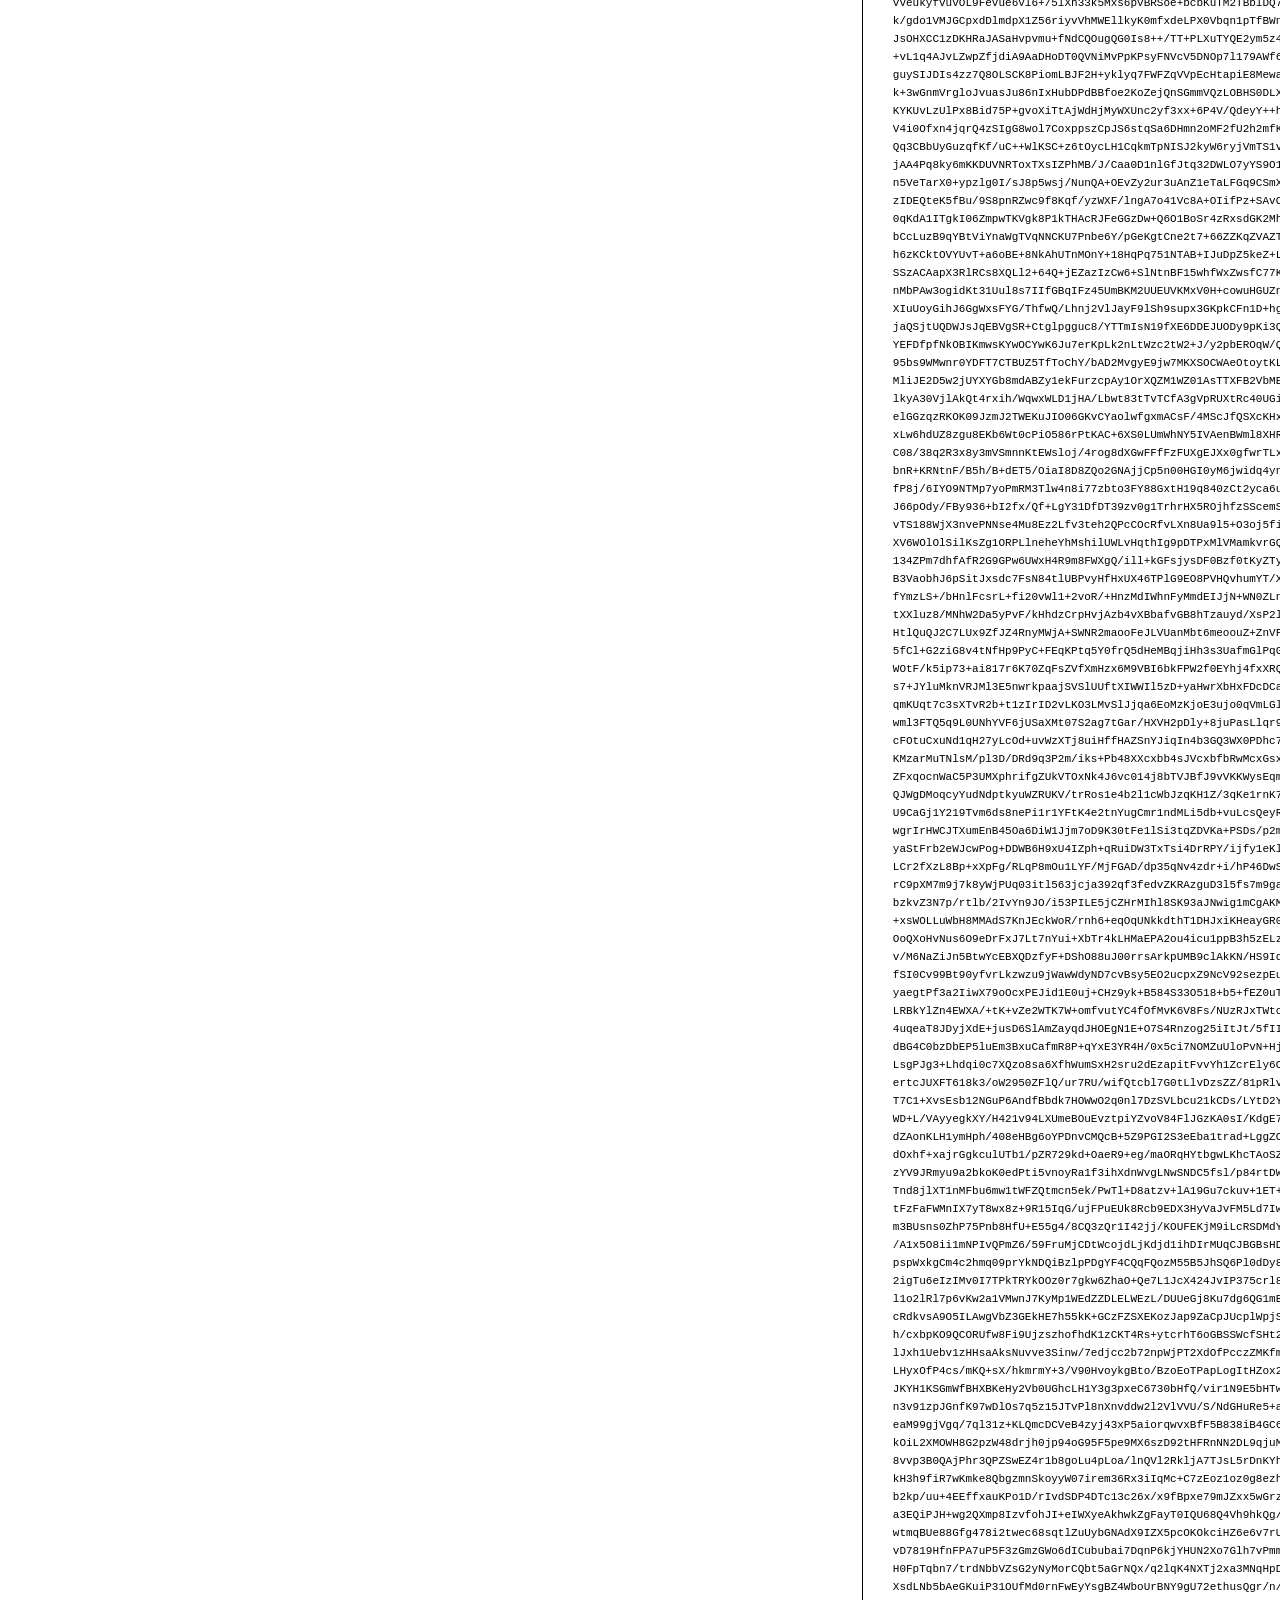
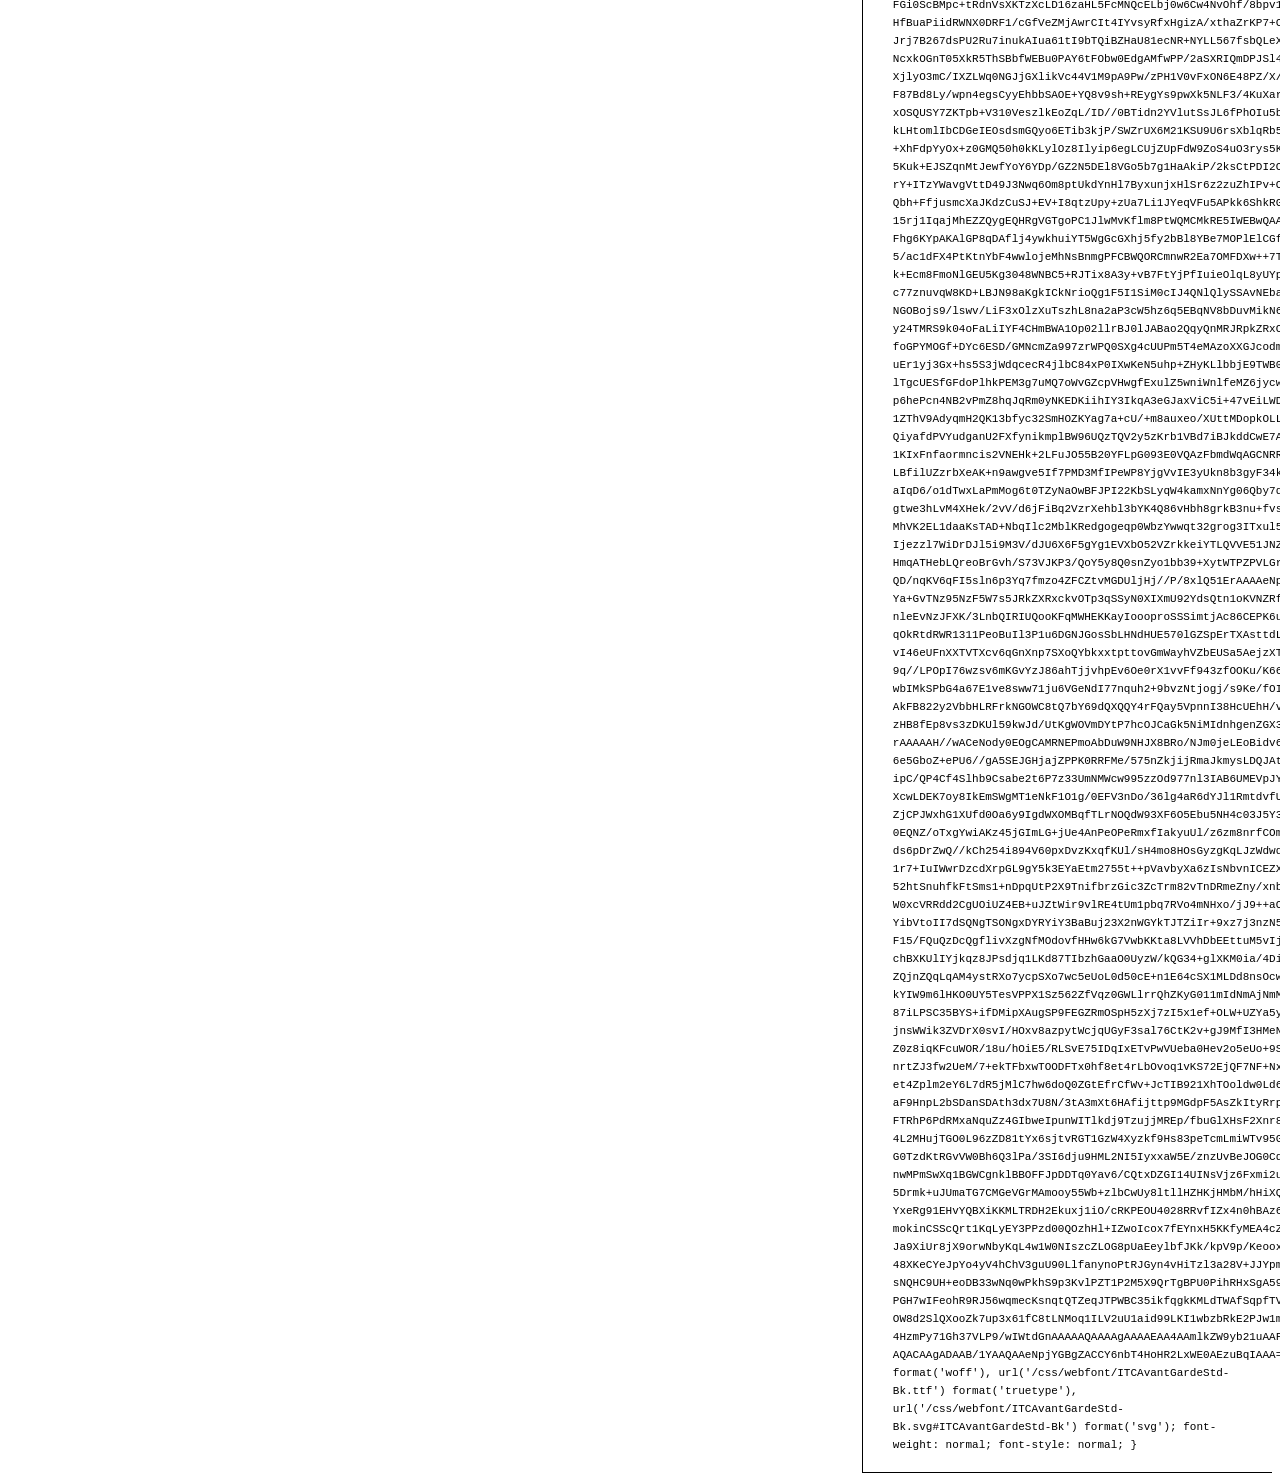
<file: fonts/ITCAvantGardeStd-Bk/preview.html>
<!DOCTYPE html>
<html>
<head>
<title>
ITCAvantGardeStd-Bk
 - Web font preview
</title>
<style type='text/css'>

@font-face {
  font-family: 'ITCAvantGardeStd-Bk';
  src: url('ITCAvantGardeStd-Bk.eot') format('embedded-opentype');
  font-weight: normal;
  font-style: normal;
}

@font-face {
  font-family: 'ITCAvantGardeStd-Bk';
  src:  url('ITCAvantGardeStd-Bk.otf')  format('opentype'),
	     url([data-uri]) format('woff'), url('ITCAvantGardeStd-Bk.ttf')  format('truetype'), url('ITCAvantGardeStd-Bk.svg#ITCAvantGardeStd-Bk') format('svg');
  font-weight: normal;
  font-style: normal;
}



body { font-family: 'ITCAvantGardeStd-Bk' !important; }
h1, h2, h3, h4 { font-weight: normal; }
.reg { color:black; background:white; }
.inverse { color:white; background:black; }
div { padding: 10px 15px; }
.right { background:white; width:30%; float: right; font-family: sans-serif; border: 1px solid black; border-width: 0 0 1px 1px;}
</style>
</head>
<body>
<div class='right'>
<h3>How to Install</h3>
<h4>Step 1</h4>
<div>
Upload contents of the zip file to your web server's public directory. For example:
<code>www.yourdomain.com/css/webfont/</code>
</div>
<h4>Step 2</h4>
<div>
Add contents of
<code>styles.css</code>
to your site's style sheet.
</div>
<h4>Step 3</h4>
<div>
Make sure you adjust the paths in code from
<code>styles.css</code>
to reflect the relative path on your server.
</div>
<div>
For this example you need to prepend
<code>/css/webfont/</code>
to all
<code>src url</code>
definitions. Like this:
</div>
<div>
<code style='font-size:11px;'>@font-face {
  font-family: 'ITCAvantGardeStd-Bk';
  src: url('/css/webfont/ITCAvantGardeStd-Bk.eot') format('embedded-opentype');
  font-weight: normal;
  font-style: normal;
}

@font-face {
  font-family: 'ITCAvantGardeStd-Bk';
  src:  url('/css/webfont/ITCAvantGardeStd-Bk.otf')  format('opentype'),
	     url([data-uri]) format('woff'), url('/css/webfont/ITCAvantGardeStd-Bk.ttf')  format('truetype'), url('/css/webfont/ITCAvantGardeStd-Bk.svg#ITCAvantGardeStd-Bk') format('svg');
  font-weight: normal;
  font-style: normal;
}</code>
</div>
</div>
<div class='reg'>
<h1>
H1
ITCAvantGardeStd-Bk
</h1>
<h2>
H2
Donec lacinia, felis nec sagittis feugiat
</h2>
<h3>
H3
Sed ullamcorper tincidunt libero, sed tempus sem rhoncus non.
</h3>
<h4>
H4
Etiam in nulla eros, quis laoreet orci. Morbi ullamcorper tempor nunc sed ullamcorper.
</h4>
<div>
DEFAULT
In hac habitasse platea dictumst. Sed hendrerit scelerisque pellentesque. Suspendisse id eros quis sem tristique varius sed eget velit. Phasellus pellentesque ipsum non quam vulputate euismod. Nullam eget viverra lorem. Ut eu tortor metus. Mauris eget quam nulla, eu suscipit magna. Nullam vitae lectus quam, a consequat tortor. Ut sed arcu arcu. Aliquam aliquet lacinia lorem, id tristique nunc pulvinar eget.
</div>
<div>
SMALL
<small>
Proin volutpat, magna at vehicula blandit, massa lectus aliquam dolor, ut porta magna odio eu nunc. Nam nisi diam, commodo vitae hendrerit non, consequat sed est. Proin fringilla, nunc non vulputate hendrerit, turpis purus vestibulum diam, a venenatis nunc lectus nec quam. Quisque euismod fermentum mauris, at accumsan mi pulvinar in. Fusce libero lectus, fringilla non congue vel, cursus nec metus. Nunc ac ante quam.
</small>
</div>
<div>
BIG
<big>
Curabitur auctor orci vel felis sodales porttitor. Aenean non neque auctor tellus suscipit vulputate ut quis nunc. Integer tellus purus, venenatis a cursus nec, vestibulum eget turpis. Nulla pulvinar dictum elit, vulputate sodales nunc laoreet eget. Aliquam vitae urna ac risus scelerisque iaculis.
</big>
</div>

</div>
<div class='inverse'>
<h1>
H1
ITCAvantGardeStd-Bk
</h1>
<h2>
H2
Donec lacinia, felis nec sagittis feugiat
</h2>
<h3>
H3
Sed ullamcorper tincidunt libero, sed tempus sem rhoncus non.
</h3>
<h4>
H4
Etiam in nulla eros, quis laoreet orci. Morbi ullamcorper tempor nunc sed ullamcorper.
</h4>
<div>
DEFAULT
In hac habitasse platea dictumst. Sed hendrerit scelerisque pellentesque. Suspendisse id eros quis sem tristique varius sed eget velit. Phasellus pellentesque ipsum non quam vulputate euismod. Nullam eget viverra lorem. Ut eu tortor metus. Mauris eget quam nulla, eu suscipit magna. Nullam vitae lectus quam, a consequat tortor. Ut sed arcu arcu. Aliquam aliquet lacinia lorem, id tristique nunc pulvinar eget.
</div>
<div>
SMALL
<small>
Proin volutpat, magna at vehicula blandit, massa lectus aliquam dolor, ut porta magna odio eu nunc. Nam nisi diam, commodo vitae hendrerit non, consequat sed est. Proin fringilla, nunc non vulputate hendrerit, turpis purus vestibulum diam, a venenatis nunc lectus nec quam. Quisque euismod fermentum mauris, at accumsan mi pulvinar in. Fusce libero lectus, fringilla non congue vel, cursus nec metus. Nunc ac ante quam.
</small>
</div>
<div>
BIG
<big>
Curabitur auctor orci vel felis sodales porttitor. Aenean non neque auctor tellus suscipit vulputate ut quis nunc. Integer tellus purus, venenatis a cursus nec, vestibulum eget turpis. Nulla pulvinar dictum elit, vulputate sodales nunc laoreet eget. Aliquam vitae urna ac risus scelerisque iaculis.
</big>
</div>

</div>
</body>
</html>
</file>
<file: styles.css>
/* CSS TABLE OF CONTENTS
=====================================
  #BASE CSS
  #SITE-SPECIFIC CSS
===================================== */


/*
=====================================
========== BEGIN BASE CSS ===========
=====================================
*/

/* BASE CSS (Initital Base Setup)
Description: "Base" css is an initial set of core
styles that can be used (and reused) as a start
for most sites. It should be placed at the top so
it can be over-written by site-specific styling
below.
=====================================
  #RESET
  #HTML5
  #BASE TYPOGRAPHY
  	#BODY
  	#HEADINGS
  	#PARAGRAPHS
  	#LINKS
  	#LISTS
  #IMAGES
  #CLEARFIX
===================================== */


/* #RESET
================================================== */
* {
	margin: 0;
	padding: 0;
	box-sizing: border-box;
}

/* #HTML5
================================================== */
header, section, footer, aside, nav, article, figure {
	display: block;
}


/* #BASE TYPOGRAPHY
================================================== */

/* #BODY */
body {
	font-family: 'Roboto Condensed', sans-serif;
	font-size: 100%; /* 1em = 16px */
	line-height: 1.5em; /* 16px x 1.5em = 24px */
	color: #333;
}

/* #HEADINGS
Based on a Traditional Typographic Scale:
48, 36, 24, 21, 18, 16
================================================== */

h1, h2, h3, h4, h5, h6 {
	margin-bottom: .5em;
}

h1 {
	font-size: 3em; /* 48px / 16px = 3em */
	line-height: 1em;
}

h2 {
	font-size: 2.25em; /* 36px / 16px = 2.25em */
	line-height: 1.1em;
}

h3 {
	font-size: 1.5em; /* 24px / 16px = 1.5em */
	line-height: 1.2em;
}

h4 {
	font-size: 1.3125em; /* 21px / 16px = 1.3125em */
	line-height: 1.3em;
}

h5 {
	font-size: 1.125em; /* 18px / 16px = 1.125em */
	line-height: 1.4em;
}

h6 {
	font-size: 1em; /* 16px / 16px = 1em */
	line-height: 1.5em;
}

/* #Paragraphs
================================================== */
p {
	margin-bottom: .5em;
}


/* #Links
================================================== */
a { color: #39c; text-decoration: none; }
a:visited, a:hover, a:focus { color: #069; }


/* #Lists
================================================== */
ul, ol {
	margin-bottom: .5em;
}

ul li ul, ul li ol, ol li ul, ol li ol {
	margin: 0;
}

li {
	margin-left: 1.875em;
}


/* #Images
================================================== */
img.scale-with-grid {
	max-width: 100%;
	height: auto;
}

a img {
	border: none;
}


/* #CLEARFIX
================================================== */
.group:after {
  content: "";
  display: table;
  clear: both;
}

/*
=====================================
=========== END BASE CSS ============
=====================================
*/


/*
=====================================
===== BEGIN SITE- SPECIFIC CSS ======
=====================================
*/

/* SITE-SPECIFIC CSS (Site-Specific Design)
Description: "Site-specific" css is where all
site-specific visual design styles. Site-specific
css should be placed on the bottom to
override any base styling above it.
=====================================
	#SITE-SPECIFIC BASE STYLING
	#SITE-SPECIFIC TYPOGRAPHY
	#LAYOUT/GRID
	#SECTIONS
	#MEDIA QUERIES
	#@FONT-FACE
===================================== */

/* SITE-SPECIFIC BASE STYLING
Description: Adjust general base settings above with
site-specific styles here.
(e.g. body background color)
===================================== */

body {
	background: #fff;
}


/* SITE-SPECIFIC TYPOGRAPHY
Description: Adjust the base typography settings above
with site-specific styles here.
(e.g. headings, paragraphs, colors, etc.)
===================================== */



/* LAYOUT/GRID
Description: Place grid and visual layout styling here.
(e.g. containers, rows, columns)
===================================== */
.container {
	/* Fixed width: 960px */
    width: 60em; /* 960px / 16px (base) = 60em - (5em padding x 2) = 50em */
	margin: 0 auto;
}

/* SECTIONS
Description: Style major site sections here.
(e.g. header, navs/navigation, site-specific content sections,
asides, sidebars, footer, sub page-specific styling, etc.)
===================================== */

.nav {
  position: fixed;
  background-color: white;
  width: 100%;
  clear: both;
	z-index: 1;
}

.nav ul li a {
  text-transform: uppercase;
	font-weight: 300;
	color: #000;
  display: block;
	font-size: 1.5em;
	margin: 0.3em;
	margin-left: 1em;
	margin-right: 1em;
}

.nav a.active {
	font-weight: bold;
	text-decoration: underline;
}

.nav ul li {
	float:left;
}

.nav ul {
	float: right;
	margin-top: 3.5em;
  list-style-type: none;
}

.nav img {
  max-width: 100%;
  float: left;
  clear: both;
  margin: 0.5em;
}

a.nav-toggle {
  display: none;
  box-sizing: border-box;
  width: 30px;
  height: 20px;
  margin: 20px auto;
  position: relative;
}

a.nav-toggle:hover {
  background: transparent;
}

.nav-toggle:before, .nav-toggle:after {
  content: '';
  position: absolute;
  top: 0;
  left: 0;
  width: 100%;
  height: 100%;
  transition: all .5s;
}

.nav-toggle:before {
  border-top: 4px solid #000;
  border-bottom: 4px solid #000;
}

.nav-toggle:after {
  top: 12px;
  height: 4px;
  background: #000;
}

.nav-toggle.active:before {
  border: 0;
  top: 12px;
  height: 4px;
  background: #000;
  transform: rotate(45deg);
}

.nav-toggle.active:after {
  transform: rotate(-45deg);
}


.header img {
  width: 100%;
  clear: both;
	padding-top: 6em;
}

.headline h1 {
  font-size: 4em;
	font-weight: 700;
	text-transform: uppercase;
	text-align: center;
	margin-top: 1em;
}

.headline {
	margin: 3em;
	padding-top: 1em;
	text-align: center;
}

.about {
	margin: 0 auto;
	width: 70%;
	padding-top: 5%;
	padding-bottom: 5%;
}

.about p {
	font-size: 1.2em;
	line-height: 1.6em;
	font-weight: 300;
}

.about img {
	width: 80%;
	margin: 10%;
}

.faq {
	margin: 0 auto;
	width: 70%;
	padding-top: 5%;
	padding-bottom: 5%;
}

.faq h1 {
	text-align: center;
}

.faq ul {
	list-style-type: none;
}

.faq h5 {
	padding: 0.5em;
	font-size: 1.5em;
	border: 1px solid #000;
	border-radius: 10px;
	margin: 1%;
	font-weight: 300;
}

.faq i {
	float: right;
}

.faq img {
	margin: 0 auto;
	width: 100%;
	padding-top: 8%;
	padding-bottom: 3%;
}

.faq p {
	font-size: 1.2em;
	line-height: 1.6em;
	font-weight: 300;
	display: none;
	padding: 5%;
}

.faq h3 {
	font-size: 1.5em;
	line-height: 1.6em;
	font-weight: 300;
}

.contactform {
	float: left;
	margin: 1%;
}


input[type="text"] {
    border: 1px solid #000;
		font-family: 'Roboto Condensed', sans-serif;
		font-style: italic;
    padding: .5em 1em;
		margin: 3%;
		display:block;
	}

.contactform textarea {
	border: 1px solid #000;
	font-style: italic;
	padding: .5em 1em;
	margin: 3%;
	display:block;
}

.contactform button {
		    border: 1px solid #000;
				font-family: 'Roboto Condensed', sans-serif;
				background: #fff;
				text-transform: uppercase;
				font-size: 1.2em;
				font-weight: bold;
		    padding: .5em 1.5em;
				margin: 3%;
		    border-radius: 5px;
				display:block;
		}

.faq .col-2 {
	width: 40%;
	float:left;
}

.tickets {
	margin: 0 auto;
	width: 70%;
	padding-top: 5%;
	padding-bottom: 5%;
}

.tickets p {
	font-size: 1.2em;
	line-height: 1.6em;
	font-weight: 300;
}

.tickets img {
	float: left;
	margin-right: 5%;
}

.tickets ul li {
	list-style-type: none;
	margin: 5%;
}

.tickets ul {
	width: 90%;
	margin: 0 auto;
	padding-bottom: 3%;
}

.tickets .info {
	float: left;
}

.tickets .actions {
	float: right;
	width: 20%;
}


.tickets .actions a {
	display: block;
	color: #000;
	text-transform: uppercase;
	border: 1px solid #000;
	border-radius: 8px;
	padding: 4%;
	padding-left: 10%;
	padding-right: 10%;
	text-align: center;
	margin: 2%;
}

.tickets h3 {
	text-transform: uppercase;
	line-height: .8em;
}

.tickets h4 {
	line-height: .8em;
}

.tickets h5 {
	line-height: .8em;
	font-size: 1em;
	font-weight: 300;
}

.tickets .button {
	display: block;
	color: #000;
	text-transform: uppercase;
	font-weight: bold;
	border: 1px solid #000;
	border-radius: 10px;
	padding: 2%;
	padding-left: 5%;
	padding-right: 5%;
	text-align: center;
	margin: 0 auto;
	width: 30%;
}

.gallery {
	margin: 0 auto;
	width: 70%;
	padding-top: 5%;
	padding-bottom: 5%;
}

.gallery img {
	margin: 1%;
}

.gallery h5 {
	font-weight: 300;
	text-transform: uppercase;
	text-align: center;
	font-size: 1.8em;
}

.gallery h3 {
	text-transform: uppercase;
	text-align: center;
	font-size: 3em;
}

.gallery a {
	display: block;
	color: #000;
	text-transform: uppercase;
	font-weight: bold;
	border: 1px solid #000;
	border-radius: 10px;
	padding: 2%;
	padding-left: 5%;
	padding-right: 5%;
	text-align: center;
	margin: 0 auto;
	width: 30%;
}


.slick-prev:before, .slick-next:before {
	color: #000;
}


.col-3 {
	float: left;
	margin: 1em;
	width: 30%;
	margin-bottom: 10em;
}

.col-3 img {
	max-width: 100%;
}

.col-3 h3 {
	text-transform: uppercase;
	font-size: 3em;
	font-weight: 400;
	text-align: center;
	margin: 0.5em;
}

.col-3 p {
	font-style: normal;
	font-weight: 300;
	font-size: 1.2em;
	text-align: left;
	margin-left: 1em;
	margin-right: 1em;
}

.col-3 a {
	display: block;
	text-transform: uppercase;
	font-size: 1.5em;
	border: 1.5px solid #000;
	border-radius: 10px;
	width: 70%;
	text-align: center;
	padding: 0.3em;
	padding-left: 1em;
	padding-right: 1em;
	color: #000;
	margin-left: auto;
	margin-right: auto;
}


.access {
	margin: 0 auto;
	width: 70%;
	padding-top: 5%;
	padding-bottom: 5%;
}

.access p {
	font-size: 1.2em;
	line-height: 1.6em;
	font-weight: 300;
}

.access a {
	display: block;
	text-transform: uppercase;
	font-weight: bold;
	font-size: 1.5em;
	border: 1.5px solid #000;
	border-radius: 10px;
	width: 25%;
	text-align: center;
	padding: 0.3em;
	padding-left: 1em;
	padding-right: 1em;
	color: #000;
	margin-left: auto;
	margin-right: auto;
	margin-top: 3%;
	margin-bottom: 3%;
}

.access img {
	clear: both;
	margin: 0 auto;
	width: 100%;
	margin: 5%;
}

.access .col-3 {
	display: inline-block;
	list-style-type: none;
	width: 28%;
	text-align: left;
	margin: 2%;
}

.access h3 {
	text-transform: uppercase;
	font-size: 2em;
	text-align: left;
}




.footer {
	background: #292728;
}

.footer img {
	width: 10%;
	float: left;
	margin: 4%;
}

.footer ul {
	width: 80%;
	float: left;
}


.footer ul li {
	color: #fff;
	font-weight: 300;
	font-size: 1em;
	list-style-type: none;
	display: block;
	float: left;
	width: 14%;
	padding: 0.5em;
	margin-top: 2em;
	margin-left: 3%;
	text-align: left;
}

.footer h6 {
	text-transform: uppercase;
	font-weight: 400;
	border-bottom: 1px solid #fff;
	padding-bottom: .1em;
	text-align: left;
}


.footer .social {
	width: 20%;
}

.footer a {
	display: inline-block;
	border: 1px solid #fff;
	border-radius: 8px;
	padding: 0.5em;
	padding-left: 2em;
	padding-right: 2em;
	color: #fff;
	font-weight: 300;
	text-transform: uppercase;
}

.social a {
	float: left;
	border: none;
	border-radius: none;
	padding: 0;
	margin-left: 6%;
	color: #fff;
}

.footer .email {
	float: right;
	width: 40%;
	margin-right: 10%;
	margin-bottom: 5%;
}

.email .field a {
	text-transform: capitalize;
	font-style: italic;
	padding-left: 20%;
	padding-right: 20%;
}



/* MEDIA QUERIES
Description: Define screen-size breakpoints here.
(e.g. Desktop, Tablet, Mobile)
===================================== */

@media all and (min-width: 62em) and (max-width: 77.5em) {

	.tickets ul {
		width: 100%;
	}

	.tickets img {
		width: 30%;
	}

	.access h3 {
		font-size: 1.5em;
	}

	.gallery {
		width: 70%;
	}

	.gallery img {
		margin: 0.5%;
		width: 31%;
	}

}

/* Tablet (Between 768px - 992px)*/
@media all and (min-width: 48em) and (max-width: 62em) {

	body {
		font-size: 95%; /* 15px */
	}

	.container {
		width: 90%;
		margin: 2% auto;
		padding: 4%;
		padding-top: 0;
	}

	.nav ul li a {
		font-size: 100%;
		margin-left: 0;
	}

	.headline {
		padding-top: 0;
	}


	.headline h1 {
		font-size: 3em;
		margin-bottom: 0;
	}


	.col-3 {
		width: 30%;
		margin: 1.5%;
	}

	.col-3 h3 {
			font-size: 2em;
	}


	.col-3 p {
		width: 70%;
		font-size: 1em;
		margin-left: auto;
		margin-right: auto;
	}

	.col-3 a {
		font-size: 95%;
		border-radius: 6px;
		margin: auto;
	}



	.access a {
		font-size: 1.5em;
		width: 40%;
	}

	.access h3 {
		font-size: 1.5em;
	}

	.access .col-3 h3 {
		margin: 0;
	}

	.access .col-3 p {
		width: 100%;
	}

	.tickets ul {
		width: 100%;
	}

	.tickets img {
		width: 30%;
	}

	.tickets h3 {
		font-size: 1.2em;
	}

	.tickets .actions {
		width: 25%;
	}

	.gallery img {
		margin: 0.5%;
		width: 40%;
	}

	.gallery {
		width: 80%;
	}

	.footer ul {
		width: 70%;
		float: right;
	}

	.footer ul li {
		width: 40%;
		margin-left: 1em;
		margin-bottom: 1em;
		float: left;
	}

	.footer .location {
		margin-bottom: 4em;
	}

	.footer .social {
		width: 40%;
	}

	.footer img {
		width: 15%;
	}

	.footer a {
		margin: 1.5%;
	}


}

/* MOBILE (Smaller than 768px)*/
@media all and (max-width: 47.9999em) {

	body {
		font-size: 60%; /* 14px */
	}

	.container {
		width: 84%;
		margin: auto;
		padding: 5%;
	}

	.headline h1 {
		font-size: 4em;
	}

	.nav ul {
		margin: auto;
		font-size: 1.2em;
		display: none;
		float: none;
	}

	.nav ul li {
		float: none;
		margin-left: 0;
		text-align: center;
		margin: 6%;
	}

  .nav img {
		clear: both;
  }


	a.nav-toggle {
		display: block;
		clear: both;
	}

	.header img {
		margin-top: 8em;
		}

	.about {
		margin-top: 5%;
		width: 85%;
	}

	.about p {
		font-size: 1.8em;
		line-height: 1.5em;
		margin-bottom: 10%;
	}

	.faq {
		margin: 0 auto;
		width: 85%;
		padding-bottom: 5%;
	}

	.faq ul li {
		font-size: 2em;
		line-height: 1.2em;
		margin: 2%;
	}

	.faq h5 {
		font-size: 0.9em;
	}

	.faq p {
		font-size: 80%;
	}

	.faq .col-2 {
		width: 80%;
		float:left;
	}

	.tickets {
		width: 85%;
		padding: 0;
	}

	.tickets p {
		font-size: 1.8em;
		margin-bottom: 5%;
		margin-top: 10%;
	}

	.tickets ul {
		width: 100%;
	}

	.tickets .info {
		float: left;
		margin: 5%;
		margin-right: 0;
	}

	.tickets img {
		width: 100%;
	}



	.tickets h3, h4 {
		font-size: 1.9em;
		margin-top: 5%;
	}

	.tickets h5 {
		font-size: 1.5em;
	}

	.tickets .actions {
		width: 30%;
		font-size: 1.8em;
		text-align: center;
		float: right;
		margin-top: 5%;
		margin-right: 5%;
	}


	.tickets .button {
		display: block;
		color: #000;
		text-transform: uppercase;
		font-weight: bold;
		font-size: 1.8em;
		border: 1px solid #000;
		border-radius: 6px;
		padding: 2%;
		padding-left: 5%;
		padding-right: 5%;
		text-align: center;
		margin: 0 auto;
		width: 40%;
	}

	.col-3 {
		display: block;
		width: 90%;
		margin-bottom: 10%;
	}

	.col-3 img {
		width: 100%;
		margin: 0 auto;
	}

	.col-3 a {
		border-radius: 6px;
		font-size: 2em;
		width: 60%;
		padding: 0.5em;
	}

	.col-3 p {
		margin: 0 auto;
		width: 70%;
		font-size: 1.8em;
		line-height: 1.2em;
		padding-bottom: 1em;
	}

	.access .col-3 {
		width: 90%;
		margin-top: 6%;
	}

	.access {
		margin-top: 10%;
		width: 85%;
		padding: 0;
	}

	.access p {
		font-size: 1.8em;
		width: 100%;
		line-height: 1.5em;
	}

	.access .col-3 h3 {
		margin: 0;
	}

	.access a {
		width: 40%;
		border-radius: 5px;
		font-size: 1.5em;
	}

	.access img {
		width: 100%;
		margin: 0 auto;
		padding: 0;
	}


	.gallery {
		width: 70%;
		margin-top: 10%;
		padding: 0;
	}

	.gallery img {
		margin: 0.5%;
		width: 100%;
	}

	.gallery h5 {
		font-size: 1.8em;
	}

	.gallery h3 {
		font-size: 3em;
	}

	.gallery a {
		font-size: 1.5em;
		border-radius: 6px;
		padding: 3%;
		width: 60%;
	}

	.footer {
		font-size: 1.5em;
		line-height: 1.2em;
		text-align: center;
		margin-left: auto;
		margin-right: auto;
	}

	.footer img {
		display: block;
		width: 40%;
		padding: 4%;
		clear: both;
		padding-top: 15%;
		margin-left: auto;
		margin-right: auto;
		float: none;
	}

	.footer ul li {
		width: 80%;
		clear: both;
		font-size: 1em;
	}

	.footer .social{
		width: 80%;
	}

	.footer a {
		margin: 5%;
	}

	.footer .email {
		width: 80%;
		margin: 0;
		margin-bottom: 20%;
		padding-right: 30%;
	}


}

/* @FONT-FACE (Webfonts)
===================================== */


/*
=====================================
====== END SITE- SPECIFIC CSS =======
=====================================
*/
</file>
